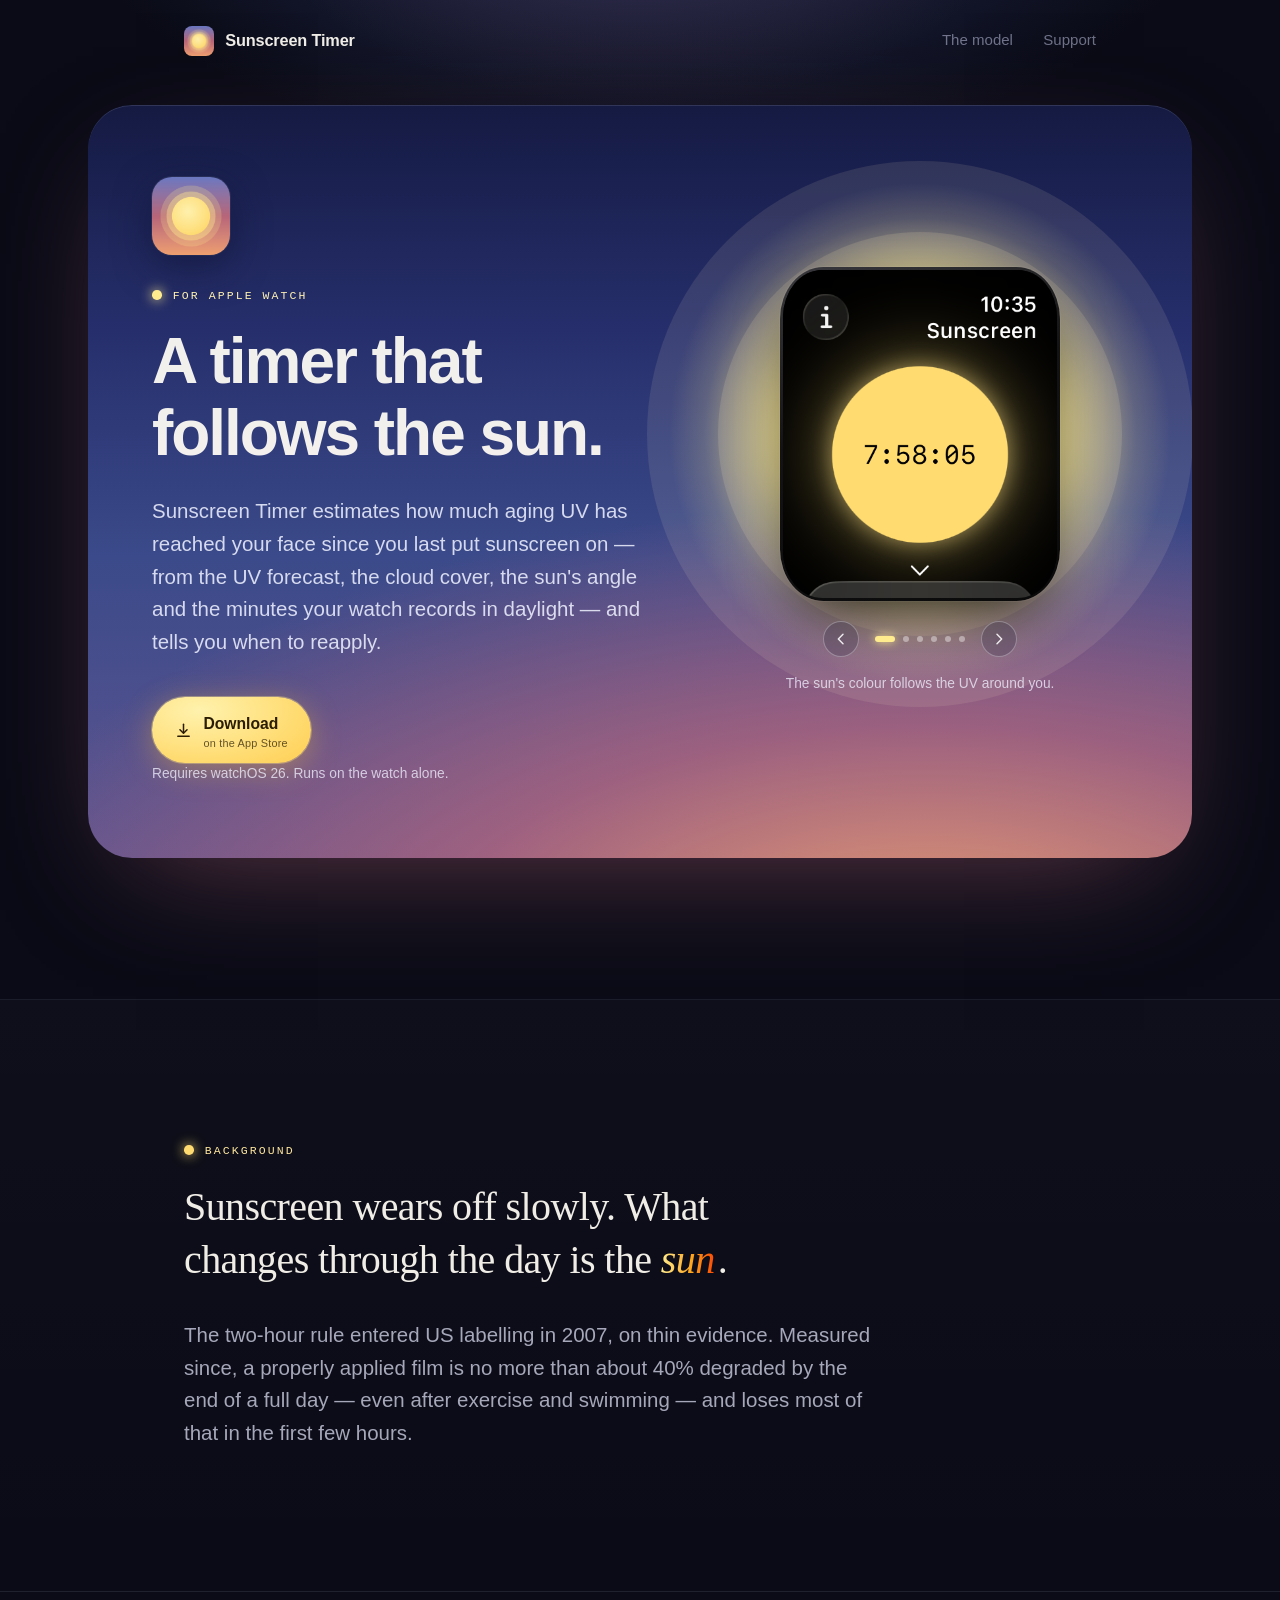
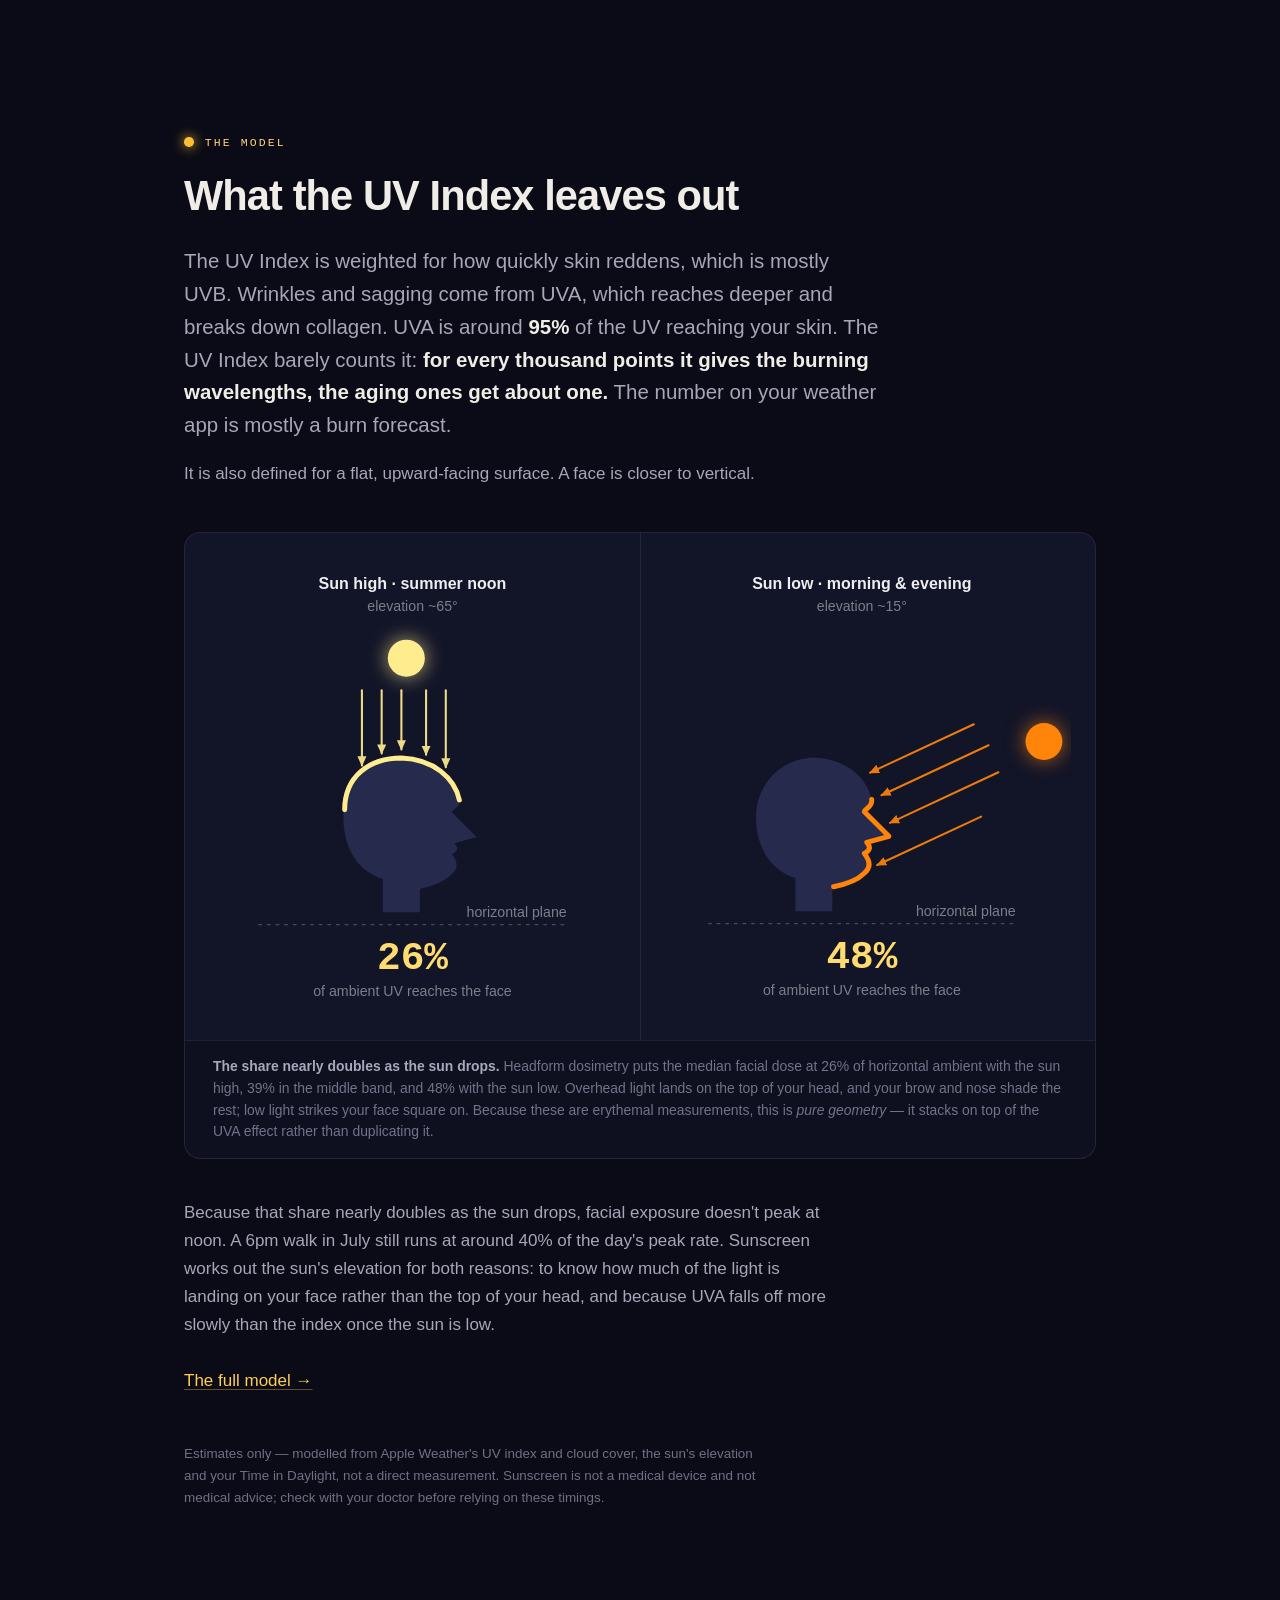
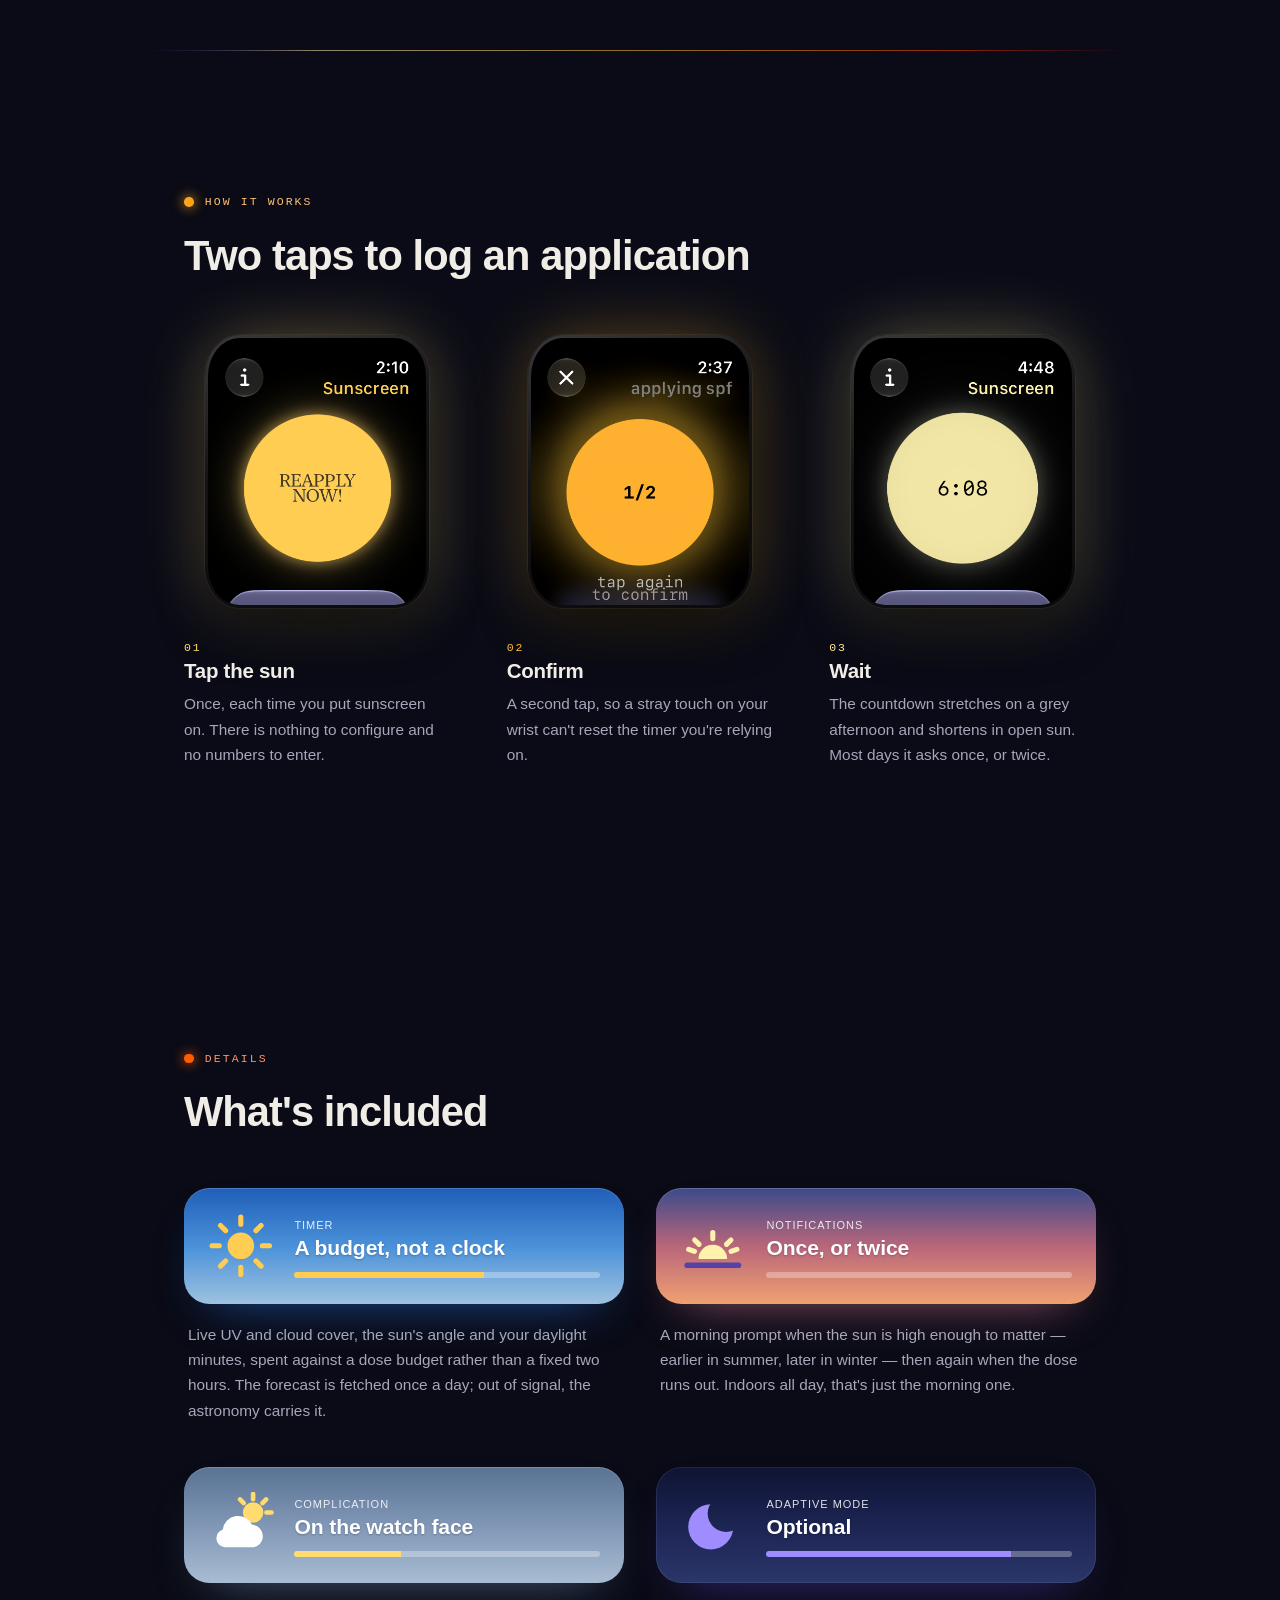
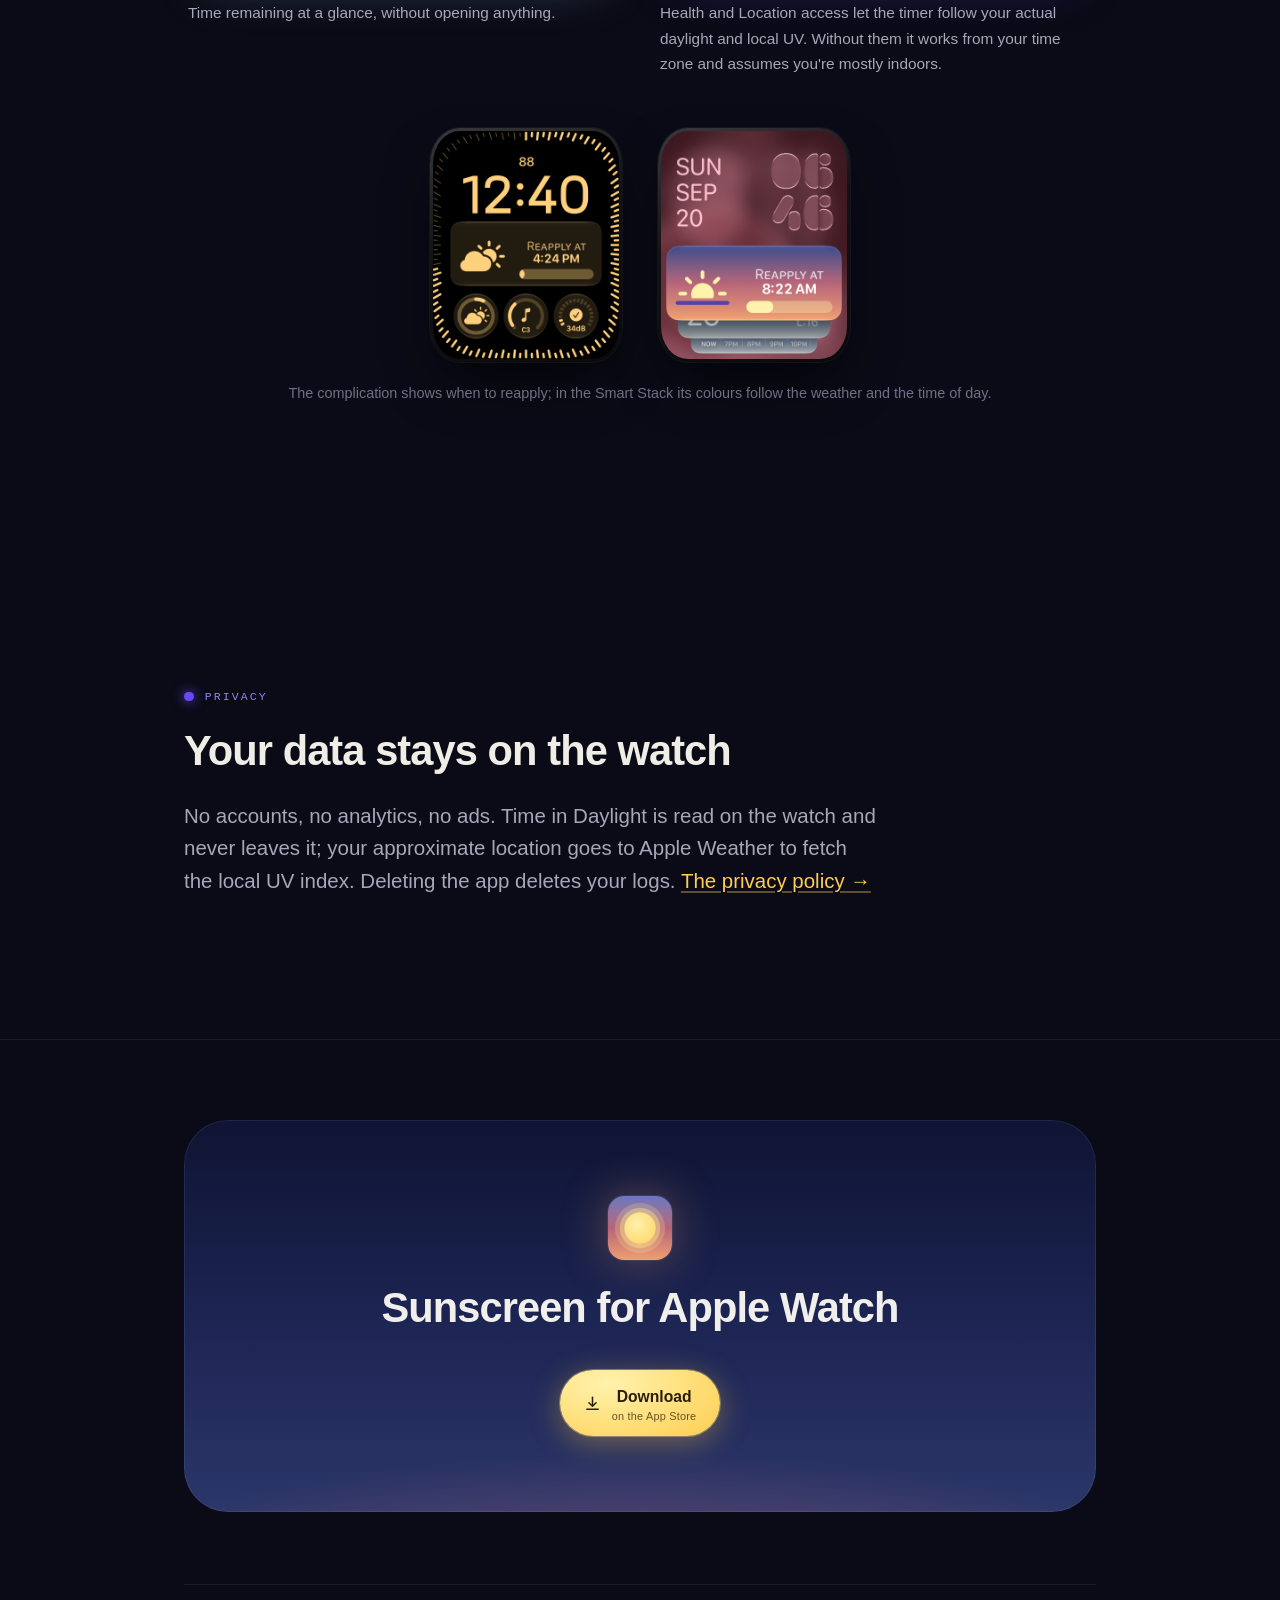
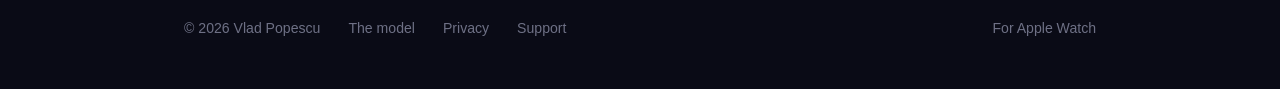
<file: index.html>
<!doctype html>
<html lang="en" class="no-js">
<head>
<meta charset="utf-8">
<meta name="viewport" content="width=device-width, initial-scale=1">
<title>Sunscreen Timer for Apple Watch — know when to reapply</title>
<meta name="description" content="Sunscreen Timer estimates how much aging UV has reached your face since you last put sunscreen on — from the UV forecast, cloud cover, the sun's angle and your time in daylight — and tells you when to reapply.">
<meta name="theme-color" content="#0A0B16">
<link rel="icon" href="assets/icon.png">
<link rel="apple-touch-icon" href="assets/icon.png">
<link rel="stylesheet" href="styles.css">

<meta property="og:type" content="website">
<meta property="og:title" content="Sunscreen Timer for Apple Watch — know when to reapply">
<meta property="og:description" content="It estimates the UV dose your face has taken since your last application, and tells you when to reapply.">
<meta property="og:image" content="assets/icon.png">
<meta name="twitter:card" content="summary_large_image">

<script>document.documentElement.classList.remove('no-js');</script>
</head>
<body>

<a class="skip-link" href="#main">Skip to content</a>

<header class="wrap">
  <nav class="nav">
    <img class="nav__mark" src="assets/icon.png" alt="">
    <a class="nav__name" href="index.html">Sunscreen Timer</a>
    <div class="nav__links">
      <a href="the-math.html">The model</a>
      <a href="support.html">Support</a>
    </div>
  </nav>
</header>

<main id="main">

<!-- ==================================================== hero ============ -->
<section class="hero">
  <div class="wrap wrap--wide">
    <div class="sky">
    <div class="hero__grid">
      <div>
        <img class="hero__icon" src="assets/icon.png" alt="Sunscreen Timer app icon">
        <p class="eyebrow" style="--dot: var(--uv-2)">For Apple Watch</p>
        <h1 class="display">A timer that follows the sun.</h1>
        <p class="lede">
          Sunscreen Timer estimates how much aging UV has reached your face since you last put sunscreen
          on — from the UV forecast, the cloud cover, the sun's angle and the minutes your watch
          records in daylight — and tells you when to reapply.
        </p>
        <div class="cta-row">
          <a class="btn btn--primary" href="https://apps.apple.com/app/id6814639679">
            <svg width="17" height="17" viewBox="0 0 24 24" fill="none" stroke="currentColor" stroke-width="2.1" stroke-linecap="round" stroke-linejoin="round" aria-hidden="true">
              <path d="M12 3v12"></path><path d="M7 11l5 5 5-5"></path><path d="M4 20h16"></path>
            </svg>
            <span>Download<span class="btn__sub">on the App&nbsp;Store</span></span>
          </a>
        </div>
        <p class="cta-note">Requires watchOS 26. Runs on the watch alone.</p>
      </div>

      <div class="hero-carousel" data-carousel aria-roledescription="carousel" aria-label="Screenshots of the app">
        <!-- the halo takes each slide's data-sun: the app's UVILevel colours -->
        <div class="sun-halo" aria-hidden="true"></div>
        <div class="watch watch--hero">
          <div class="carousel__frame" tabindex="0" aria-live="off">
            <div class="carousel__track">
              <img src="assets/screenshots/hero-1-yellow.png" data-sun="#FFEC8F" alt="A pale yellow sun with seven hours fifty-eight minutes left on the countdown — low UV." draggable="false">
              <img src="assets/screenshots/hero-2-amber.png" data-sun="#FFBF33" alt="An amber sun with nineteen hours left — moderate UV." draggable="false">
              <img src="assets/screenshots/hero-3-orange.png" data-sun="#FFA319" alt="An orange sun with eighteen and a half hours left — high UV." draggable="false">
              <img src="assets/screenshots/hero-4-red-orange.png" data-sun="#FF5D00" alt="A red-orange sun with eighteen and a half hours left — very high UV." draggable="false">
              <img src="assets/screenshots/hero-5-red.png" data-sun="#FF0054" alt="A deep red sun with just under seven hours left — extreme UV." draggable="false">
              <img src="assets/screenshots/hero-6-night.png" data-sun="#6B49F2" alt="A purple sun with nine hours left — night." draggable="false">
            </div>
          </div>
        </div>
        <!-- hidden without JavaScript: the frame then simply shows the first shot -->
        <div class="carousel__controls">
          <button type="button" class="carousel__arrow" data-prev aria-label="Previous screenshot">
            <svg width="16" height="16" viewBox="0 0 24 24" fill="none" stroke="currentColor" stroke-width="2.2" stroke-linecap="round" stroke-linejoin="round" aria-hidden="true"><path d="M15 5l-7 7 7 7"></path></svg>
          </button>
          <div class="carousel__dots" role="tablist" aria-label="Choose a screenshot"></div>
          <button type="button" class="carousel__arrow" data-next aria-label="Next screenshot">
            <svg width="16" height="16" viewBox="0 0 24 24" fill="none" stroke="currentColor" stroke-width="2.2" stroke-linecap="round" stroke-linejoin="round" aria-hidden="true"><path d="M9 5l7 7-7 7"></path></svg>
          </button>
        </div>
        <p class="cta-note carousel__note">The sun's colour follows the UV around you.</p>
      </div>
    </div>
    </div>
  </div>
</section>

<!-- ==================================================== background ====== -->
<section class="premise">
  <div class="wrap reveal">
    <p class="eyebrow" style="--dot: var(--uv-3)">Background</p>
    <p class="premise__quote">
      Sunscreen wears off slowly. What changes through the day is the <em>sun</em>.
    </p>
    <p class="lede" style="margin-top:2rem">
      The two-hour rule entered US labelling in 2007, on thin evidence. Measured since, a
      properly applied film is no more than about 40% degraded by the end of a full day — even
      after exercise and swimming — and loses most of that in the first few hours.
    </p>
  </div>
</section>

<!-- ==================================================== the model ======= -->
<section id="model">
  <div class="wrap">
    <div class="reveal">
      <p class="eyebrow" style="--dot: var(--uv-5)">The model</p>
      <h2>What the UV Index leaves out</h2>
      <p class="lede">
        The UV Index is weighted for how quickly skin reddens, which is mostly UVB. Wrinkles
        and sagging come from UVA, which reaches deeper and breaks down collagen. UVA is
        around <strong>95%</strong> of the UV reaching your skin. The UV Index barely counts it:
        <strong>for every thousand points it gives the burning wavelengths, the aging ones get
        about one.</strong> The number on your weather app is mostly a burn forecast.
      </p>
      <p>
        It is also defined for a flat, upward-facing surface. A face is closer to vertical.
      </p>
    </div>

    <div class="reveal">
      <figure class="figure">
                <div class="figure__panels">
          <div>
            <svg viewBox="20 0 330 372" role="img" aria-label="With the sun high overhead, rays land on the top of the head and the face receives 26 percent of horizontal ambient UV.">
              <defs>
                <marker id="arwA1" viewBox="0 0 10 10" refX="8" refY="5" markerWidth="5.4" markerHeight="5.4" orient="auto-start-reverse">
                  <path d="M 0 1 L 9 5 L 0 9 z" fill="#FFEC8F"></path>
                </marker>
              </defs>
              <text class="svg-title" x="185" y="26" text-anchor="middle">Sun high · summer noon</text>
              <text class="svg-note"  x="185" y="44" text-anchor="middle">elevation ~65°</text>

              <circle cx="180" cy="82" r="15" fill="#FFEC8F" style="filter:drop-shadow(0 0 8px rgba(255,236,143,0.7))"></circle>
              <g stroke="#FFEC8F" stroke-width="1.7" stroke-linecap="round" opacity="0.92" marker-end="url(#arwA1)">
                <line x1="144" y1="108" x2="144" y2="169"></line>
                <line x1="160" y1="108" x2="160" y2="159.3"></line>
                <line x1="176" y1="108" x2="176" y2="156"></line>
                <line x1="196" y1="108" x2="196" y2="160.3"></line>
                <line x1="212" y1="108" x2="212" y2="170.5"></line>
              </g>

              <path fill="#262B4D" d="M 176 163 C 202 164 219 179 223 197 C 224 203 218 204 217 207 L 237 227 L 219 232 C 223 236 221 239 217 241 C 221 246 223 252 217 257 C 211 263 201 267 191 269 L 191 288 L 161 288 L 161 261 C 141 255 130 237 129 214 C 128 186 148 164 176 163 Z"></path>
              <path fill="none" stroke="#FFEC8F" stroke-width="4" stroke-linecap="round" d="M 130 205 C 130 178 150 163 176 163 C 202 164 219 179 223 197"></path>

              <line x1="60" y1="298" x2="310" y2="298" stroke="rgba(255,255,255,0.22)" stroke-width="1" stroke-dasharray="3 4"></line>
              <text class="svg-note" x="310" y="292" text-anchor="end">horizontal plane</text>
              <text class="svg-value" x="185" y="334" text-anchor="middle" style="font-size:32px">26%</text>
              <text class="svg-note"  x="185" y="356" text-anchor="middle">of ambient UV reaches the face</text>
            </svg>
          </div>

          <div>
            <svg viewBox="380 0 330 372" role="img" aria-label="With the sun low, rays strike the face nearly perpendicular and it receives 48 percent of horizontal ambient UV.">
              <defs>
                <marker id="arwA2" viewBox="0 0 10 10" refX="8" refY="5" markerWidth="5.4" markerHeight="5.4" orient="auto-start-reverse">
                  <path d="M 0 1 L 9 5 L 0 9 z" fill="#FF840A"></path>
                </marker>
              </defs>
              <text class="svg-title" x="540" y="26" text-anchor="middle">Sun low · morning &amp; evening</text>
              <text class="svg-note"  x="540" y="44" text-anchor="middle">elevation ~15°</text>

              <circle cx="688" cy="150" r="15" fill="#FF840A" style="filter:drop-shadow(0 0 8px rgba(255,132,10,0.7))"></circle>
              <g stroke="#FF840A" stroke-width="1.7" stroke-linecap="round" opacity="0.92" marker-end="url(#arwA2)">
                <line x1="631" y1="136" x2="546.7" y2="175.3"></line>
                <line x1="643" y1="153" x2="556" y2="193.6"></line>
                <line x1="651" y1="175" x2="562.9" y2="216.1"></line>
                <line x1="637" y1="211" x2="552.5" y2="250.4"></line>
              </g>

              <g transform="translate(325,0)">
                <path fill="#262B4D" d="M 176 163 C 202 164 219 179 223 197 C 224 203 218 204 217 207 L 237 227 L 219 232 C 223 236 221 239 217 241 C 221 246 223 252 217 257 C 211 263 201 267 191 269 L 191 288 L 161 288 L 161 261 C 141 255 130 237 129 214 C 128 186 148 164 176 163 Z"></path>
                <path fill="none" stroke="#FF840A" stroke-width="4" stroke-linecap="round" stroke-linejoin="round" d="M 223 197 C 224 203 218 204 217 207 L 237 227 L 219 232 C 223 236 221 239 217 241 C 221 246 223 252 217 257 C 212 262 202 266 192 268"></path>
              </g>

              <line x1="415" y1="298" x2="665" y2="298" stroke="rgba(255,255,255,0.22)" stroke-width="1" stroke-dasharray="3 4"></line>
              <text class="svg-note" x="665" y="292" text-anchor="end">horizontal plane</text>
              <text class="svg-value" x="540" y="334" text-anchor="middle" style="font-size:32px">48%</text>
              <text class="svg-note"  x="540" y="356" text-anchor="middle">of ambient UV reaches the face</text>
            </svg>
          </div>
        </div>
        <figcaption>
          <strong>The share nearly doubles as the sun drops.</strong> Headform dosimetry puts the
          median facial dose at 26% of horizontal ambient with the sun high, 39% in the middle
          band, and 48% with the sun low. Overhead light lands on the top of your head, and your
          brow and nose shade the rest; low light strikes your face square on. Because these are
          erythemal measurements, this is <em>pure geometry</em> — it stacks on top of the UVA
          effect rather than duplicating it.
        </figcaption>
      </figure>

      <p style="margin-top:2.5rem">
        Because that share nearly doubles as the sun drops, facial exposure doesn't peak at
        noon. A 6pm walk in July still runs at around 40% of the day's peak rate. Sunscreen
        works out the sun's elevation for both reasons: to know how much of the light is landing on your face rather than the top of your head,
        and because UVA falls off more slowly than the index once the sun is low.
      </p>

      <p style="margin-top:1.75rem">
        <a href="the-math.html">The full model →</a>
      </p>

      <p class="disclaimer">
        Estimates only — modelled from Apple Weather's UV index and cloud cover, the sun's
        elevation and your Time in Daylight, not a direct measurement. Sunscreen is not a medical device and not medical advice;
        check with your doctor before relying on these timings.
      </p>
    </div>
  </div>
</section>

<hr class="rule">

<!-- ==================================================== how it works ==== -->
<section id="how">
  <div class="wrap">
    <div class="reveal">
      <p class="eyebrow" style="--dot: var(--uv-6)">How it works</p>
      <h2>Two taps to log an application</h2>
    </div>

    <div class="steps reveal">
      <div class="step" style="--halo: var(--uv-3)">
        <div class="watch"><img src="assets/screenshots/step-1.png" alt="The Sunscreen home screen: a yellow sun reading REAPPLY NOW."></div>
        <div>
          <span class="step__n">01</span>
          <h3>Tap the sun</h3>
          <p>Once, each time you put sunscreen on. There is nothing to configure and no numbers to enter.</p>
        </div>
      </div>

      <div class="step" style="--halo: var(--uv-5)">
        <div class="watch"><img src="assets/screenshots/step-2.png" alt="The confirmation screen: an amber sun labelled one of two, with the instruction to tap again to confirm."></div>
        <div>
          <span class="step__n">02</span>
          <h3>Confirm</h3>
          <p>A second tap, so a stray touch on your wrist can't reset the timer you're relying on.</p>
        </div>
      </div>

      <div class="step" style="--halo: var(--uv-2)">
        <div class="watch"><img src="assets/screenshots/step-3.png" alt="The home screen mid-countdown: a pale yellow sun showing six minutes eight seconds left."></div>
        <div>
          <span class="step__n">03</span>
          <h3>Wait</h3>
          <p>The countdown stretches on a grey afternoon and shortens in open sun. Most days it asks once, or twice.</p>
        </div>
      </div>
    </div>

  </div>
</section>

<!-- ==================================================== details ========= -->
<section id="features">
  <div class="wrap">
    <div class="reveal">
      <p class="eyebrow" style="--dot: var(--uv-8)">Details</p>
      <h2>What's included</h2>
    </div>

    <!-- each feature wears one of the complication's skies (SunGlyph.sky) -->
    <div class="features reveal">
      <div class="feature">
        <div class="complication sky--high" style="--tint: #FFCD52; --fill: 0.62">
          <svg class="complication__glyph" viewBox="0 0 64 64" aria-hidden="true">
            <path d="M32 4v7M32 53v7M4 32h7M53 32h7M12.2 12.2l5 5M46.8 46.8l5 5M12.2 51.8l5-5M46.8 17.2l5-5" fill="none" stroke="#FFCD52" stroke-width="5" stroke-linecap="round"></path>
            <circle cx="32" cy="32" r="13" fill="#FFCD52"></circle>
          </svg>
          <div>
            <span class="card__k">Timer</span>
            <h3>A budget, not a clock</h3>
            <span class="complication__bar" aria-hidden="true"></span>
          </div>
        </div>
        <p>Live UV and cloud cover, the sun's angle and your daylight minutes, spent against a dose budget rather than a fixed two hours. The forecast is fetched once a day; out of signal, the astronomy carries it.</p>
      </div>
      <div class="feature">
        <div class="complication sky--twilight" style="--tint: #FFF2AD; --fill: 0">
          <svg class="complication__glyph" viewBox="0 0 64 64" aria-hidden="true">
            <path d="M32 19v6M18.6 30.6l-4.3-4.3M45.4 30.6l4.3-4.3M14.1 37.5l-5.6-2.1M49.9 37.5l5.6-2.1" fill="none" stroke="#FFF2AD" stroke-width="5" stroke-linecap="round"></path>
            <path d="M18 45a14 14 0 0 1 28 0z" fill="#FFF2AD"></path>
            <path d="M7 51h50" stroke="#5642A6" stroke-width="5.5" stroke-linecap="round"></path>
          </svg>
          <div>
            <span class="card__k">Notifications</span>
            <h3>Once, or twice</h3>
            <span class="complication__bar" aria-hidden="true"></span>
          </div>
        </div>
        <p>A morning prompt when the sun is high enough to matter — earlier in summer, later in winter — then again when the dose runs out. Indoors all day, that's just the morning one.</p>
      </div>
      <div class="feature">
        <div class="complication sky--cloudy" style="--tint: #FFDB70; --fill: 0.35">
          <svg class="complication__glyph" viewBox="0 0 64 64" aria-hidden="true">
            <path d="M44 7V2M53.2 10.8l3.5-3.5M57 20h5M34.8 10.8l-3.5-3.5" fill="none" stroke="#FFDB70" stroke-width="4.5" stroke-linecap="round"></path>
            <circle cx="44" cy="20" r="10" fill="#FFDB70"></circle>
            <path d="M16 54h26a11 11 0 0 0 1-22 15 15 0 0 0-28.5 4.5A9 9 0 0 0 16 54z" fill="#fff"></path>
          </svg>
          <div>
            <span class="card__k">Complication</span>
            <h3>On the watch face</h3>
            <span class="complication__bar" aria-hidden="true"></span>
          </div>
        </div>
        <p>Time remaining at a glance, without opening anything.</p>
      </div>
      <div class="feature">
        <div class="complication sky--night" style="--tint: #9F8CFF; --fill: 0.8">
          <svg class="complication__glyph" viewBox="0 0 64 64" aria-hidden="true">
            <defs>
              <mask id="moon-cut">
                <rect width="64" height="64" fill="#fff"></rect>
                <circle cx="45" cy="21" r="18" fill="#000"></circle>
              </mask>
            </defs>
            <circle cx="30" cy="34" r="22" fill="#9F8CFF" mask="url(#moon-cut)"></circle>
          </svg>
          <div>
            <span class="card__k">Adaptive mode</span>
            <h3>Optional</h3>
            <span class="complication__bar" aria-hidden="true"></span>
          </div>
        </div>
        <p>Health and Location access let the timer follow your actual daylight and local UV. Without them it works from your time zone and assumes you're mostly indoors.</p>
      </div>
    </div>

    <div class="complications reveal">
      <div class="watch"><img src="assets/screenshots/complication-face.png" alt="An Apple Watch face with the Sunscreen complication: a sun-and-cloud icon, 'Reapply at 4:24 PM', and a progress bar." loading="lazy"></div>
      <div class="watch"><img src="assets/screenshots/complication-stack.png" alt="The Sunscreen widget in the Smart Stack at dusk, a sunrise icon on a violet-to-peach gradient, reading 'Reapply at 8:22 AM'." loading="lazy"></div>
    </div>
    <p class="small muted complications__note">The complication shows when to reapply; in the Smart Stack its colours follow the weather and the time of day.</p>
  </div>
</section>

<!-- ==================================================== privacy ========= -->
<section id="privacy">
  <div class="wrap reveal">
    <p class="eyebrow" style="--dot: var(--uv-0-haze)">Privacy</p>
    <h2>Your data stays on the watch</h2>
    <p class="lede">
      No accounts, no analytics, no ads. Time in Daylight is read on the watch and never
      leaves it; your approximate location goes to Apple Weather to fetch the local UV index.
      Deleting the app deletes your logs. <a href="privacy.html">The privacy policy →</a>
    </p>
  </div>
</section>

</main>

<!-- ==================================================== footer ========== -->
<footer class="footer">
  <div class="wrap">
    <div class="footer__cta reveal">
      <img class="footer__icon" src="assets/icon.png" alt="">
      <h2>Sunscreen for Apple Watch</h2>
      <div class="cta-row">
        <a class="btn btn--primary" href="https://apps.apple.com/app/id6814639679">
          <svg width="17" height="17" viewBox="0 0 24 24" fill="none" stroke="currentColor" stroke-width="2.1" stroke-linecap="round" stroke-linejoin="round" aria-hidden="true">
            <path d="M12 3v12"></path><path d="M7 11l5 5 5-5"></path><path d="M4 20h16"></path>
          </svg>
          <span>Download<span class="btn__sub">on the App&nbsp;Store</span></span>
        </a>
      </div>
    </div>

    <div class="footer__bar">
      <span>&copy; <span data-year>2026</span> Vlad Popescu</span>
      <a href="the-math.html">The model</a>
      <a href="privacy.html">Privacy</a>
      <a href="support.html">Support</a>
      <span class="spacer">For Apple Watch</span>
    </div>
  </div>
</footer>

<script src="main.js"></script>
</body>
</html>
</file>
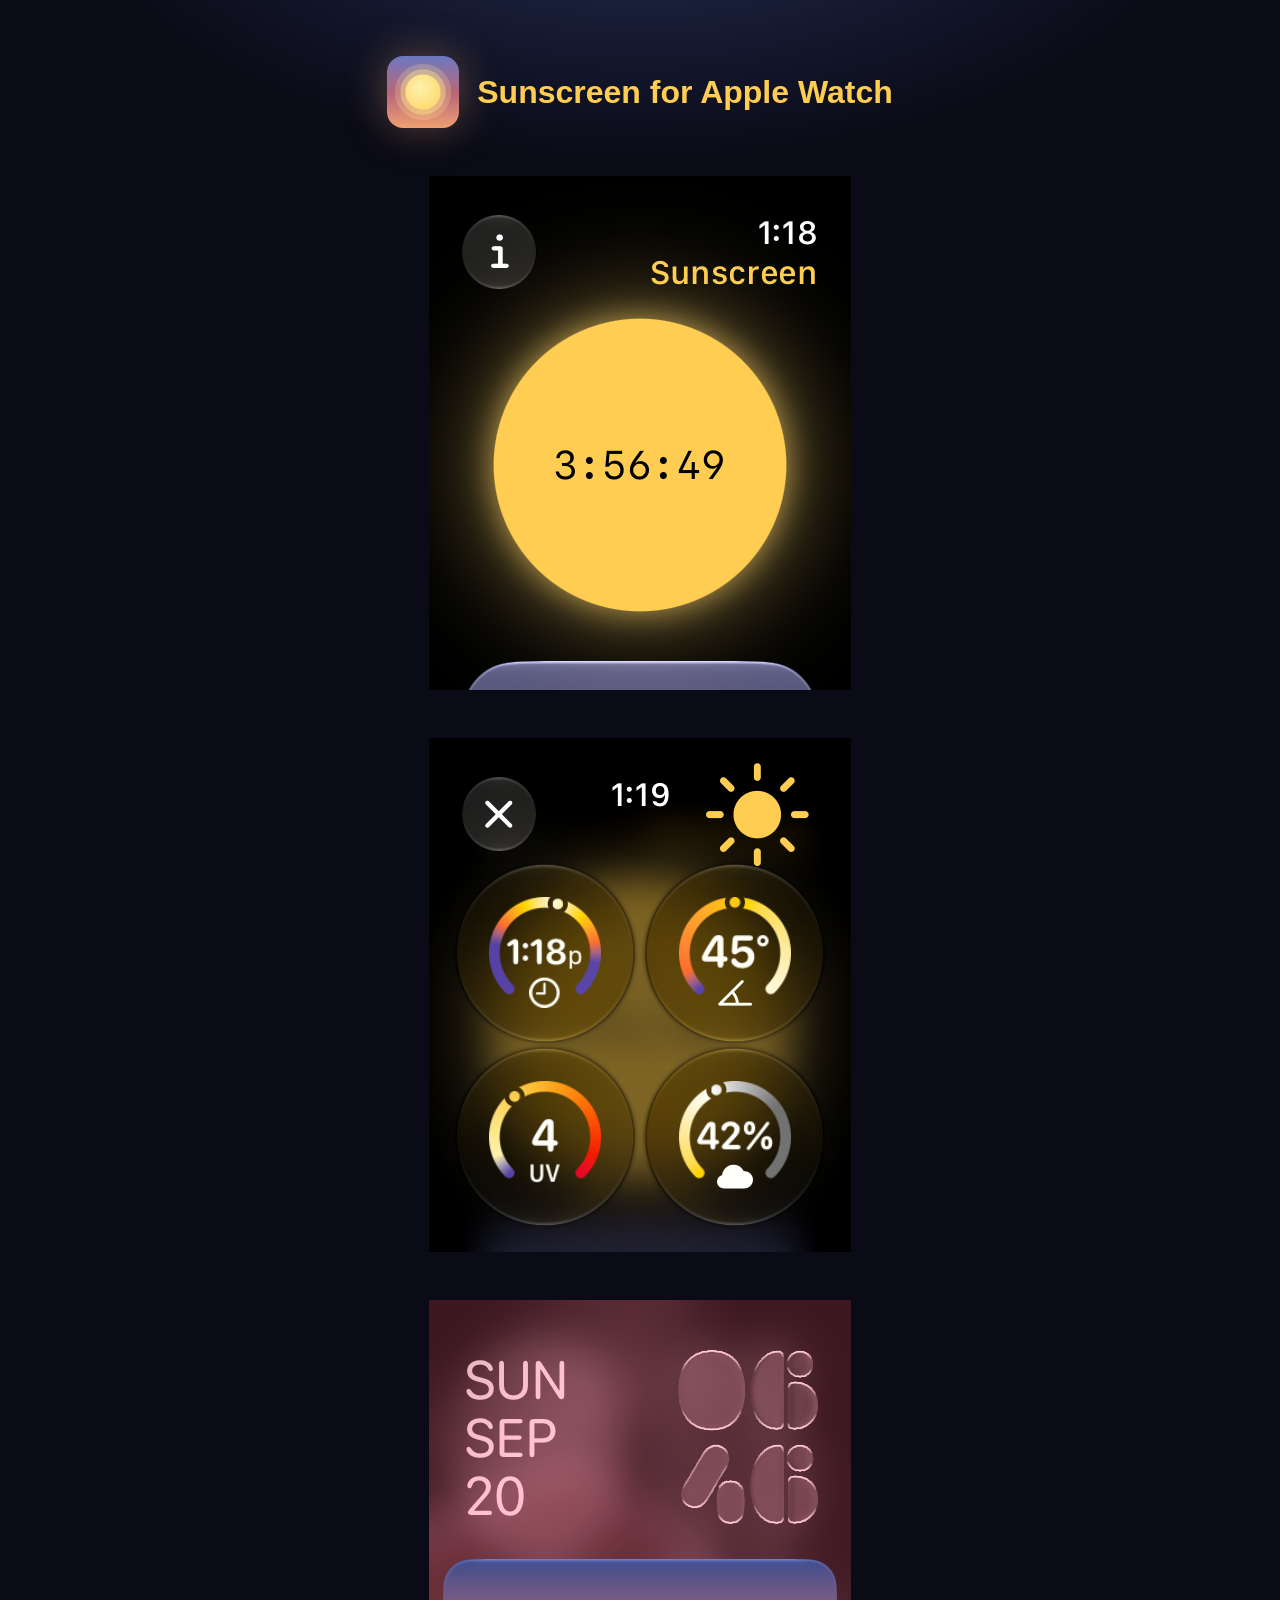
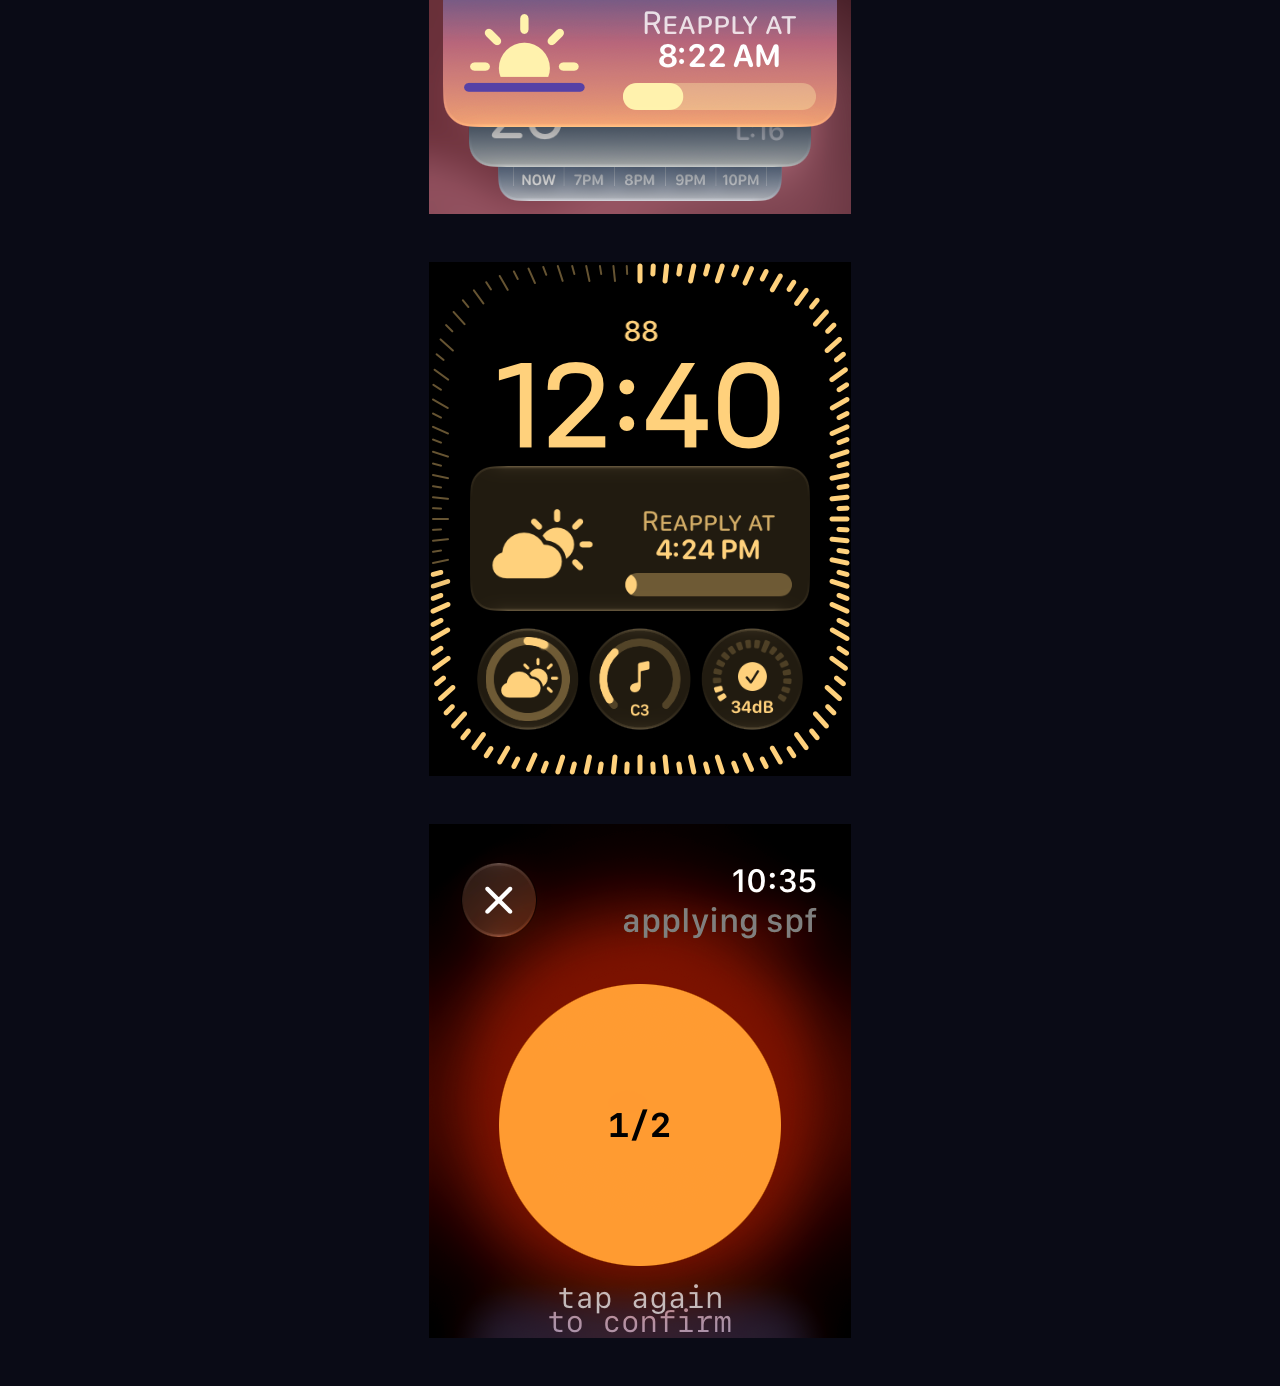
<file: screenshots/index.html>
<!doctype html>
<html lang="en">
<head>
<meta charset="utf-8">
<meta name="viewport" content="width=device-width, initial-scale=1">
<meta name="robots" content="noindex, nofollow">
<title>Screenshots — Sunscreen for Apple Watch</title>
<meta name="theme-color" content="#0A0B16">
<link rel="icon" href="../assets/icon.png">
<style>
  html, body { margin: 0; background: #0A0B16; }
  body { background: radial-gradient(52rem 26rem at 50% -8rem, rgba(59, 74, 138, 0.55), transparent 70%) no-repeat, #0A0B16; }
  main { padding: 48px 16px; }
  main img { display: block; width: 422px; max-width: 100%; height: auto; margin: 0 auto 48px; }
  main img:last-child { margin-bottom: 0; }
  header {
    display: flex;
    align-items: center;
    justify-content: center;
    gap: 18px;
    padding: 56px 16px 0;
    font: 600 32px/1.2 -apple-system, BlinkMacSystemFont, "SF Pro Text", "Segoe UI", Roboto, Helvetica, Arial, sans-serif;
    color: #FFCD52;
    text-align: center;
  }
  header img { display: block; flex: none; width: 72px; height: 72px; border-radius: 16px; box-shadow: 0 0 40px rgba(240, 161, 112, 0.35); }
  @media (max-width: 520px) {
    header { flex-direction: column; gap: 14px; padding-top: 40px; font-size: 24px; }
    header img { width: 64px; height: 64px; border-radius: 14px; }
  }
  @media (max-width: 360px) {
    header { font-size: 20px; }
  }
</style>
</head>
<body>
<header>
  <img src="icon.png" alt="">
  <span>Sunscreen for Apple Watch</span>
</header>
<main>
  <img src="1.png" width="422" height="514" alt="Sunscreen screenshot 1">
  <img src="2.png" width="422" height="514" alt="Sunscreen screenshot 2">
  <img src="3.png" width="422" height="514" alt="Sunscreen screenshot 3">
  <img src="4.png" width="422" height="514" alt="Sunscreen screenshot 4">
  <img src="5.png" width="422" height="514" alt="Sunscreen screenshot 5">
</main>
</body>
</html>
</file>
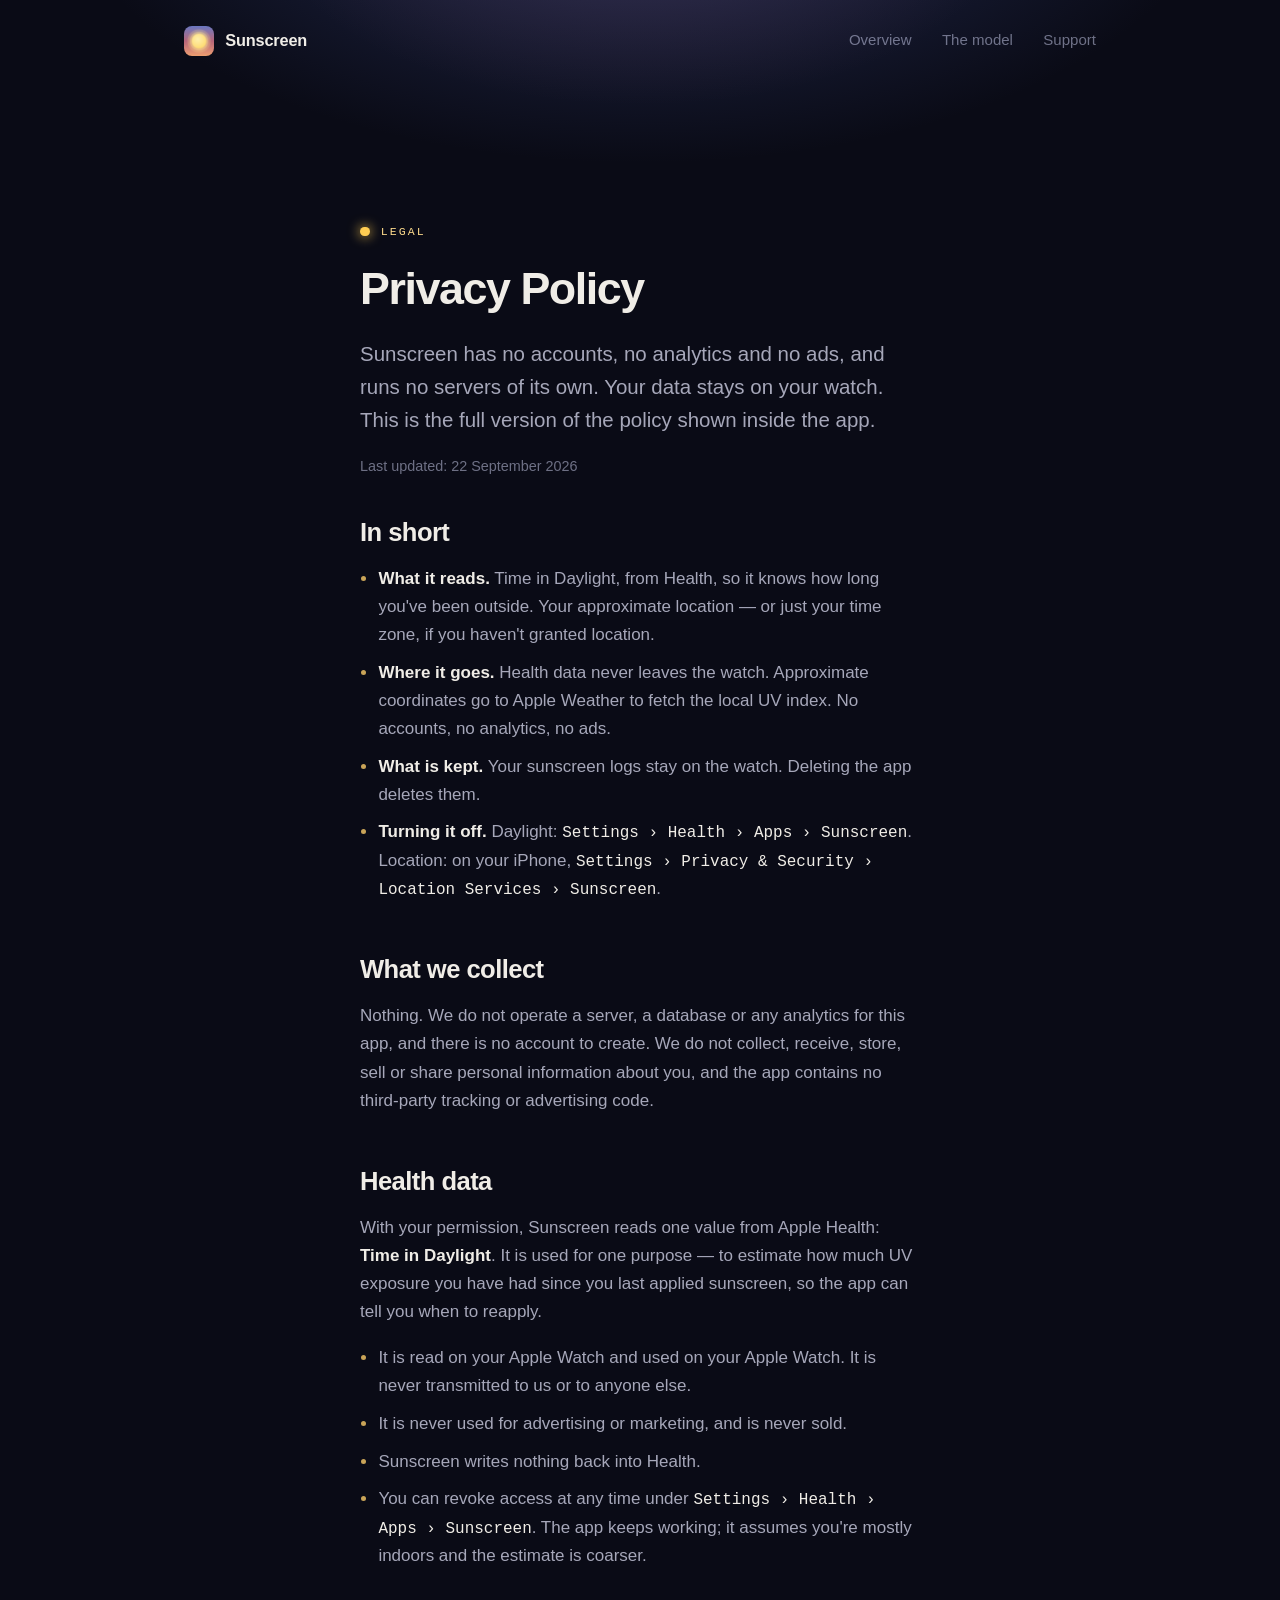
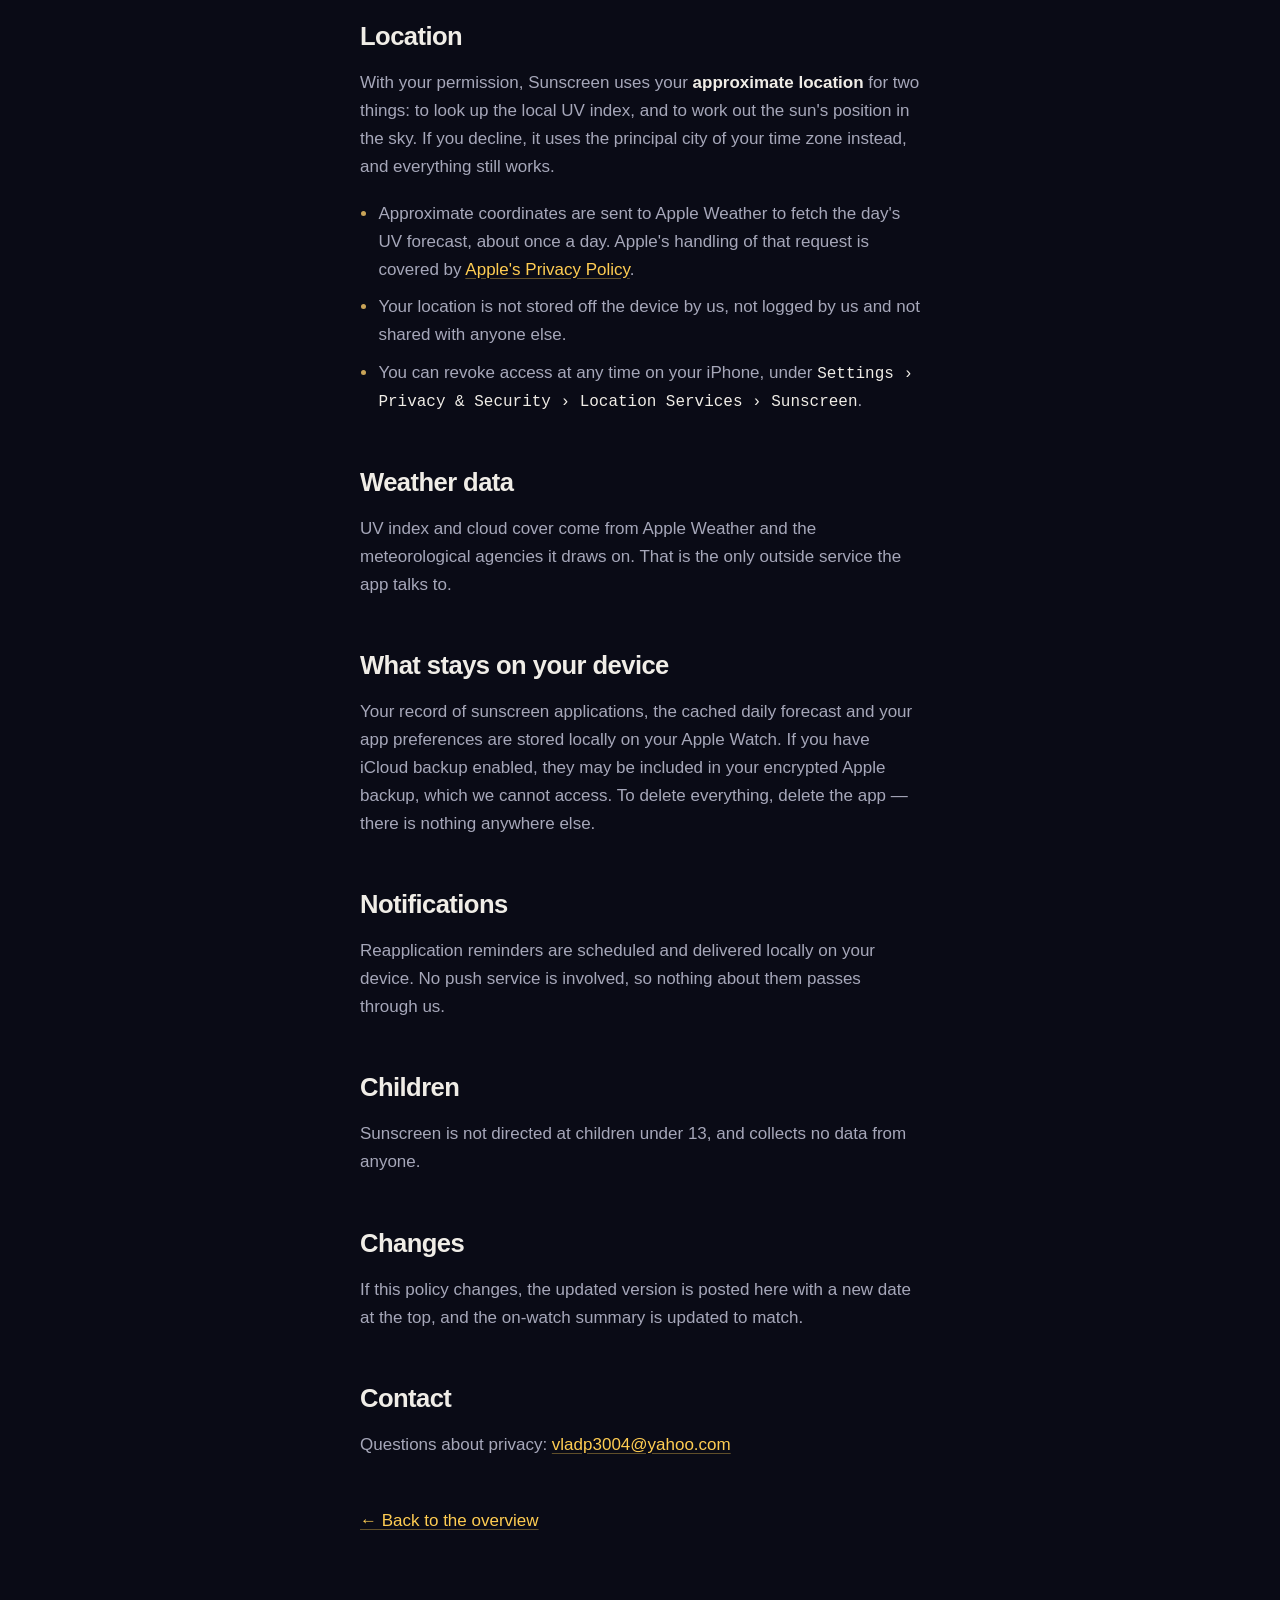
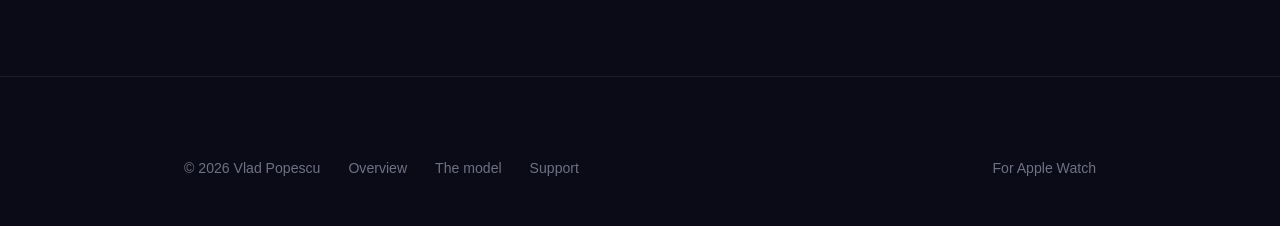
<file: privacy.html>
<!doctype html>
<html lang="en" class="no-js">
<head>
<meta charset="utf-8">
<meta name="viewport" content="width=device-width, initial-scale=1">
<title>Privacy Policy — Sunscreen for Apple Watch</title>
<meta name="description" content="Sunscreen collects no personal data, has no account and no analytics. Health data is read on your watch and stays there.">
<meta name="theme-color" content="#0A0B16">
<link rel="icon" href="assets/icon.png">
<link rel="stylesheet" href="styles.css">
<script>document.documentElement.classList.remove('no-js');</script>
</head>
<body>

<a class="skip-link" href="#main">Skip to content</a>

<header class="wrap">
  <nav class="nav">
    <img class="nav__mark" src="assets/icon.png" alt="">
    <a class="nav__name" href="index.html">Sunscreen</a>
    <div class="nav__links">
      <a href="index.html">Overview</a>
      <a href="the-math.html">The model</a>
      <a href="support.html">Support</a>
    </div>
  </nav>
</header>

<main id="main">
<section>
  <div class="wrap wrap--narrow prose">
    <p class="eyebrow">Legal</p>
    <h1 class="display" style="font-size:clamp(2rem,4.6vw,2.8rem)">Privacy Policy</h1>
    <p class="lede">
      Sunscreen has no accounts, no analytics and no ads, and runs no servers of its own. Your
      data stays on your watch. This is the full version of the policy shown inside the app.
    </p>
    <p class="small muted">Last updated: 22 September 2026</p>

    <h2>In short</h2>
    <ul>
      <li><strong>What it reads.</strong> Time in Daylight, from Health, so it knows how long
        you've been outside. Your approximate location — or just your time zone, if you haven't
        granted location.</li>
      <li><strong>Where it goes.</strong> Health data never leaves the watch. Approximate
        coordinates go to Apple Weather to fetch the local UV index. No accounts, no analytics,
        no ads.</li>
      <li><strong>What is kept.</strong> Your sunscreen logs stay on the watch. Deleting the app
        deletes them.</li>
      <li><strong>Turning it off.</strong> Daylight: <span class="mono">Settings › Health › Apps
        › Sunscreen</span>. Location: on your iPhone, <span class="mono">Settings › Privacy &amp;
        Security › Location Services › Sunscreen</span>.</li>
    </ul>

    <h2>What we collect</h2>
    <p>
      Nothing. We do not operate a server, a database or any analytics for this app, and there
      is no account to create. We do not collect, receive, store, sell or share personal
      information about you, and the app contains no third-party tracking or advertising code.
    </p>

    <h2>Health data</h2>
    <p>
      With your permission, Sunscreen reads one value from Apple Health: <strong>Time in
      Daylight</strong>. It is used for one purpose — to estimate how much UV exposure you have
      had since you last applied sunscreen, so the app can tell you when to reapply.
    </p>
    <ul>
      <li>It is read on your Apple Watch and used on your Apple Watch. It is never transmitted
        to us or to anyone else.</li>
      <li>It is never used for advertising or marketing, and is never sold.</li>
      <li>Sunscreen writes nothing back into Health.</li>
      <li>You can revoke access at any time under <span class="mono">Settings › Health › Apps ›
        Sunscreen</span>. The app keeps working; it assumes you're mostly indoors and the
        estimate is coarser.</li>
    </ul>

    <h2>Location</h2>
    <p>
      With your permission, Sunscreen uses your <strong>approximate location</strong> for two
      things: to look up the local UV index, and to work out the sun's position in the sky. If
      you decline, it uses the principal city of your time zone instead, and everything still
      works.
    </p>
    <ul>
      <li>Approximate coordinates are sent to Apple Weather to fetch the day's UV forecast, about
        once a day. Apple's handling of that request is covered by
        <a href="https://www.apple.com/legal/privacy/" rel="noopener">Apple's Privacy Policy</a>.</li>
      <li>Your location is not stored off the device by us, not logged by us and not shared with
        anyone else.</li>
      <li>You can revoke access at any time on your iPhone, under <span class="mono">Settings ›
        Privacy &amp; Security › Location Services › Sunscreen</span>.</li>
    </ul>

    <h2>Weather data</h2>
    <p>
      UV index and cloud cover come from Apple Weather and the meteorological agencies it draws
      on. That is the only outside service the app talks to.
    </p>

    <h2>What stays on your device</h2>
    <p>
      Your record of sunscreen applications, the cached daily forecast and your app preferences
      are stored locally on your Apple Watch. If you have iCloud backup enabled, they may be
      included in your encrypted Apple backup, which we cannot access. To delete everything,
      delete the app — there is nothing anywhere else.
    </p>

    <h2>Notifications</h2>
    <p>
      Reapplication reminders are scheduled and delivered locally on your device. No push
      service is involved, so nothing about them passes through us.
    </p>

    <h2>Children</h2>
    <p>
      Sunscreen is not directed at children under 13, and collects no data from anyone.
    </p>

    <h2>Changes</h2>
    <p>
      If this policy changes, the updated version is posted here with a new date at the top,
      and the on-watch summary is updated to match.
    </p>

    <h2>Contact</h2>
    <p>
      Questions about privacy: <a href="mailto:vladp3004@yahoo.com">vladp3004@yahoo.com</a>
    </p>

    <p style="margin-top:3rem"><a href="index.html">← Back to the overview</a></p>
  </div>
</section>
</main>

<footer class="footer">
  <div class="wrap">
    <div class="footer__bar" style="border-top:0;padding-top:0">
      <span>&copy; <span data-year>2026</span> Vlad Popescu</span>
      <a href="index.html">Overview</a>
      <a href="the-math.html">The model</a>
      <a href="support.html">Support</a>
      <span class="spacer">For Apple Watch</span>
    </div>
  </div>
</footer>

<script src="main.js"></script>
</body>
</html>
</file>
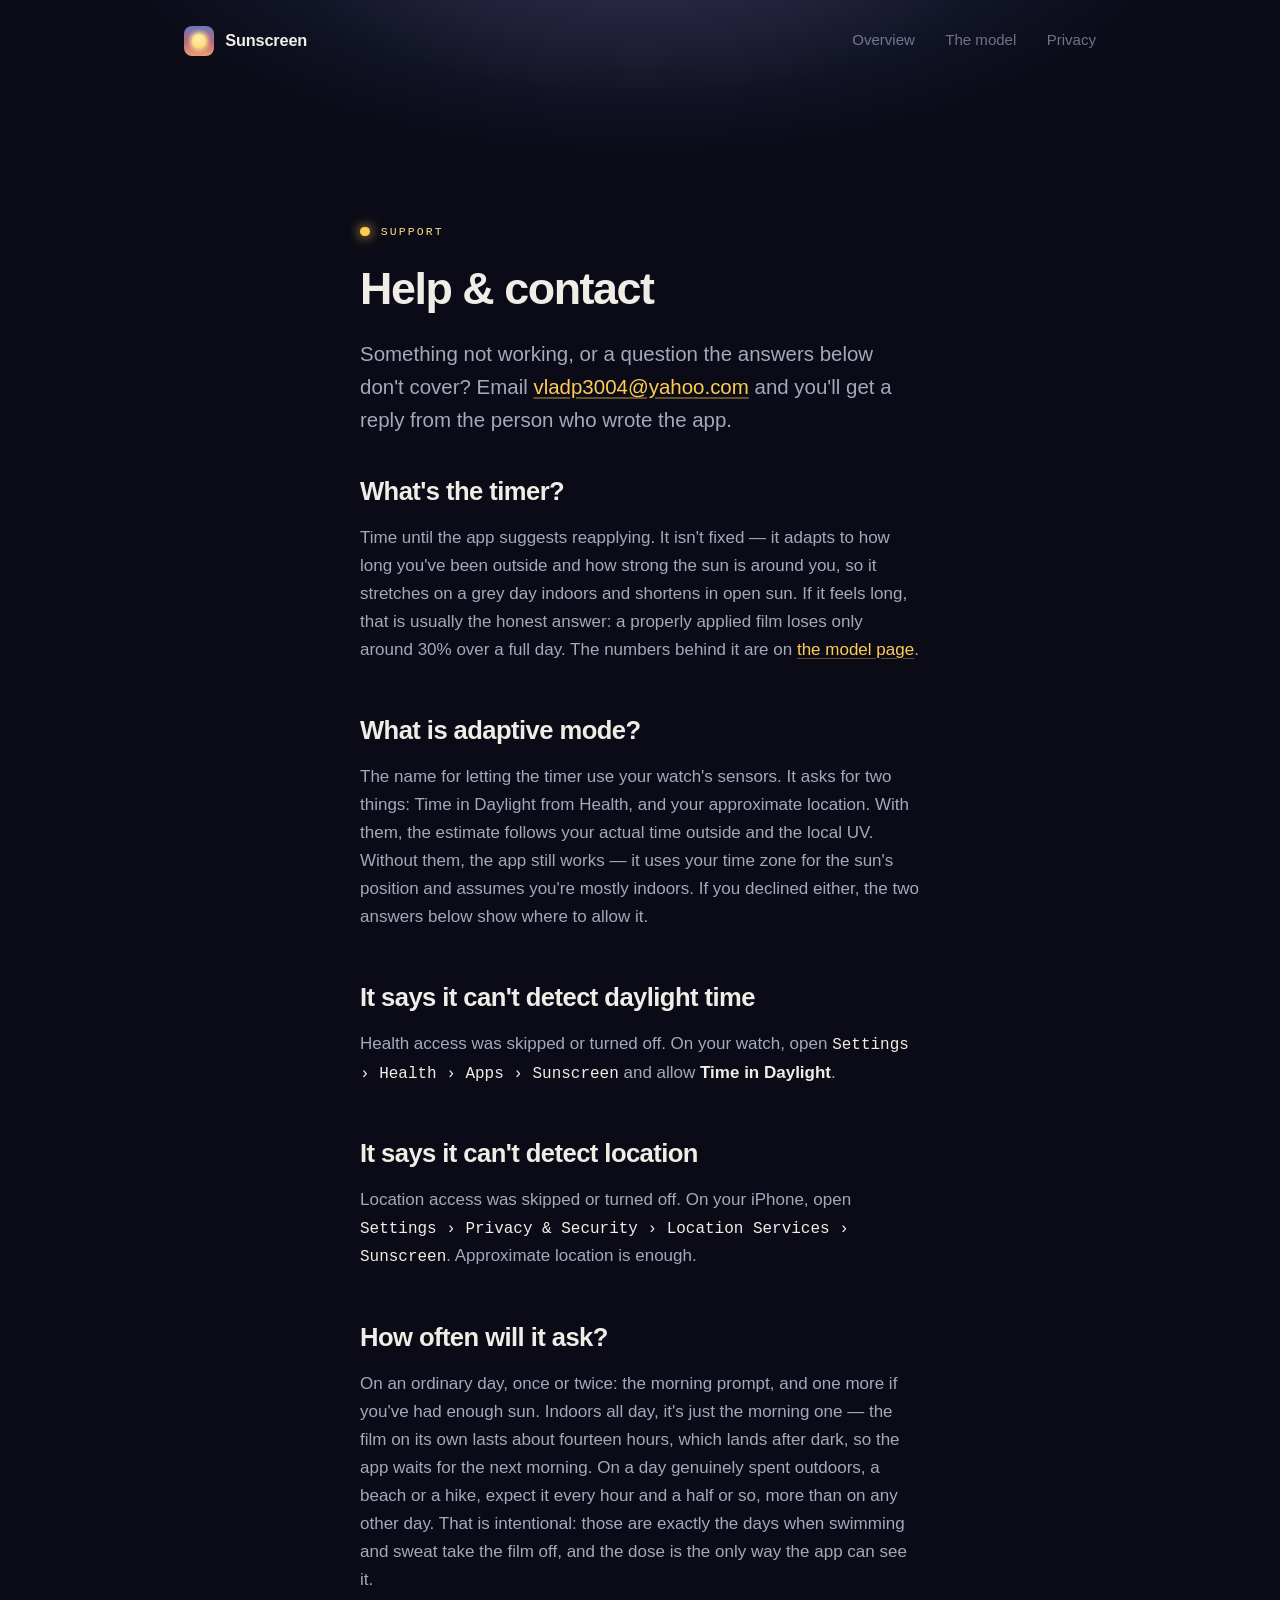
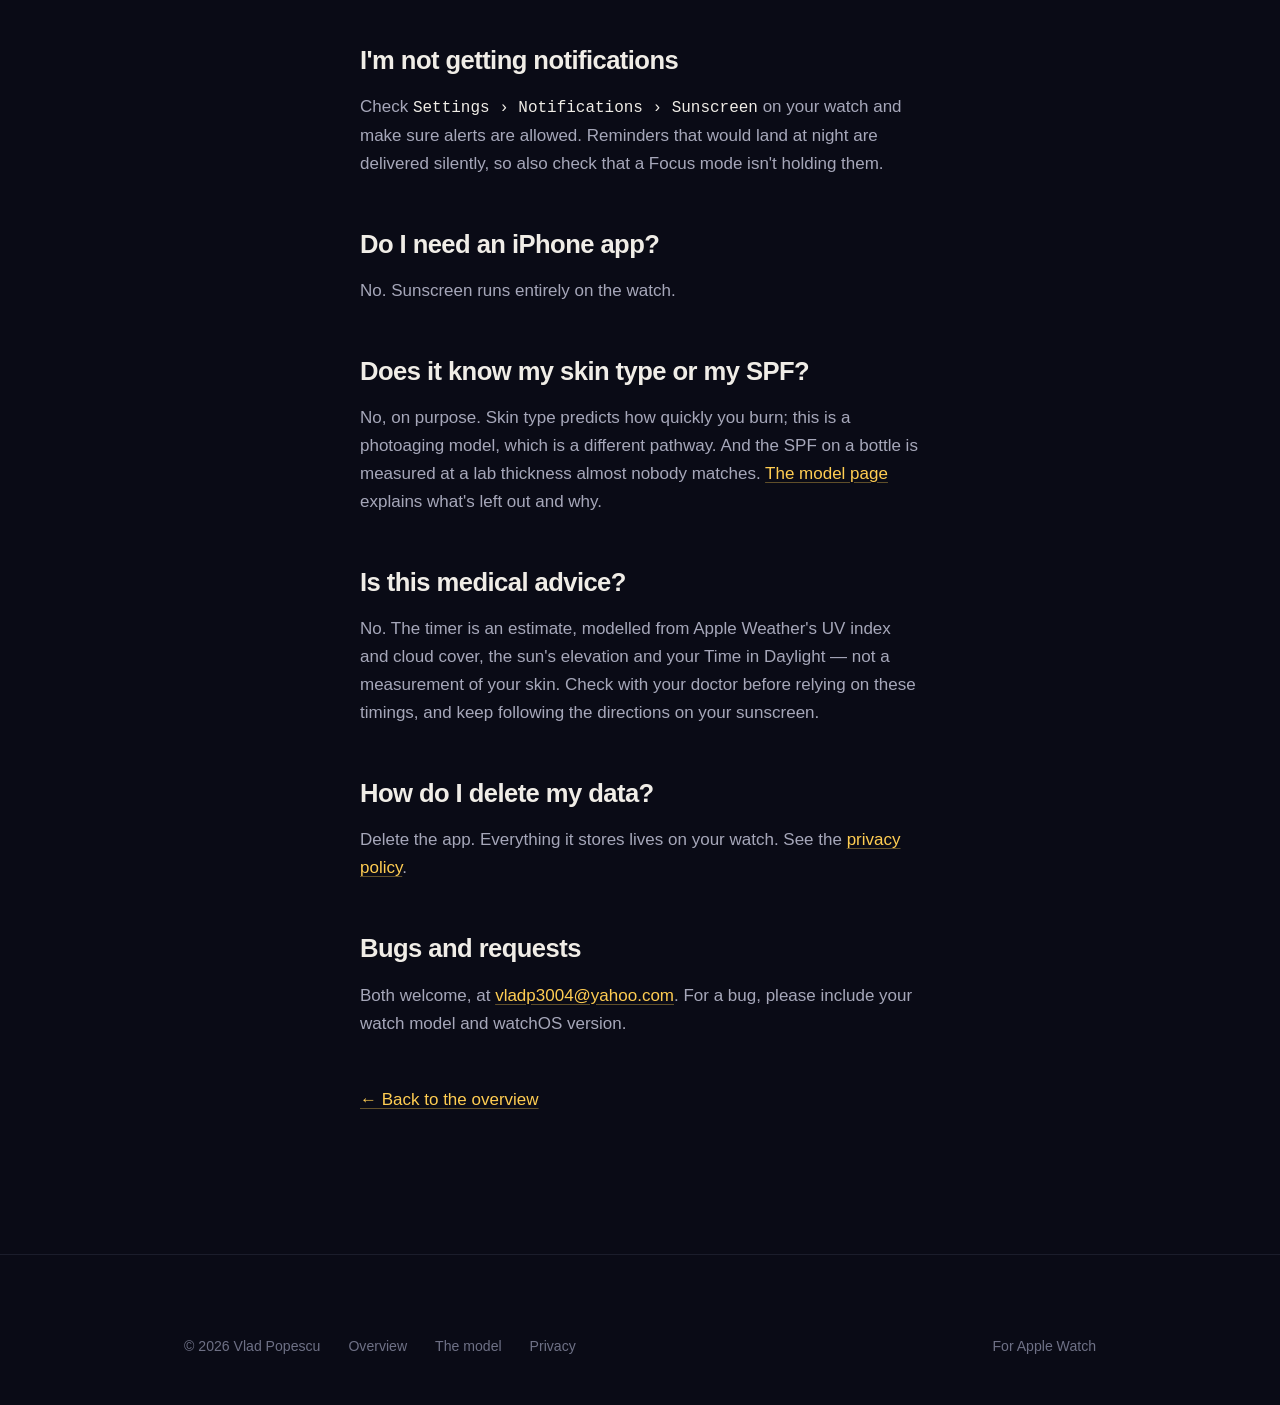
<file: support.html>
<!doctype html>
<html lang="en" class="no-js">
<head>
<meta charset="utf-8">
<meta name="viewport" content="width=device-width, initial-scale=1">
<title>Support — Sunscreen for Apple Watch</title>
<meta name="description" content="Help, answers and contact for Sunscreen, the Apple Watch sunscreen reapplication timer.">
<meta name="theme-color" content="#0A0B16">
<link rel="icon" href="assets/icon.png">
<link rel="stylesheet" href="styles.css">
<script>document.documentElement.classList.remove('no-js');</script>
</head>
<body>

<a class="skip-link" href="#main">Skip to content</a>

<header class="wrap">
  <nav class="nav">
    <img class="nav__mark" src="assets/icon.png" alt="">
    <a class="nav__name" href="index.html">Sunscreen</a>
    <div class="nav__links">
      <a href="index.html">Overview</a>
      <a href="the-math.html">The model</a>
      <a href="privacy.html">Privacy</a>
    </div>
  </nav>
</header>

<main id="main">
<section>
  <div class="wrap wrap--narrow prose">
    <p class="eyebrow">Support</p>
    <h1 class="display" style="font-size:clamp(2rem,4.6vw,2.8rem)">Help &amp; contact</h1>
    <p class="lede">
      Something not working, or a question the answers below don't cover? Email
      <a href="mailto:vladp3004@yahoo.com">vladp3004@yahoo.com</a> and you'll get a reply from
      the person who wrote the app.
    </p>

    <h2>What's the timer?</h2>
    <p>
      Time until the app suggests reapplying. It isn't fixed — it adapts to how long you've been
      outside and how strong the sun is around you, so it stretches on a grey day indoors and
      shortens in open sun. If it feels long, that is usually the honest answer: a properly
      applied film loses only around 30% over a full day. The numbers behind it are on
      <a href="the-math.html">the model page</a>.
    </p>

    <h2>What is adaptive mode?</h2>
    <p>
      The name for letting the timer use your watch's sensors. It asks for two things: Time in
      Daylight from Health, and your approximate location. With them, the estimate follows your
      actual time outside and the local UV. Without them, the app still works — it uses your
      time zone for the sun's position and assumes you're mostly indoors. If you declined
      either, the two answers below show where to allow it.
    </p>

    <h2>It says it can't detect daylight time</h2>
    <p>
      Health access was skipped or turned off. On your watch, open
      <span class="mono">Settings › Health › Apps › Sunscreen</span> and allow
      <strong>Time in Daylight</strong>.
    </p>

    <h2>It says it can't detect location</h2>
    <p>
      Location access was skipped or turned off. On your iPhone, open
      <span class="mono">Settings › Privacy &amp; Security › Location Services › Sunscreen</span>.
      Approximate location is enough.
    </p>

    <h2>How often will it ask?</h2>
    <p>
      On an ordinary day, once or twice: the morning prompt, and one more if you've had enough
      sun. Indoors all day, it's just the morning one — the film on its own lasts about fourteen
      hours, which lands after dark, so the app waits for the next morning. On a day genuinely
      spent outdoors, a beach or a hike, expect it every hour and a half or so, more than on any other day. That is intentional: those are exactly the days when swimming and sweat take the film off,
      and the dose is the only way the app can see it.
    </p>

    <h2>I'm not getting notifications</h2>
    <p>
      Check <span class="mono">Settings › Notifications › Sunscreen</span> on your watch and make
      sure alerts are allowed. Reminders that would land at night are delivered silently, so also
      check that a Focus mode isn't holding them.
    </p>

    <h2>Do I need an iPhone app?</h2>
    <p>
      No. Sunscreen runs entirely on the watch.
    </p>

    <h2>Does it know my skin type or my SPF?</h2>
    <p>
      No, on purpose. Skin type predicts how quickly you burn; this is a photoaging model, which
      is a different pathway. And the SPF on a bottle is measured at a lab thickness almost
      nobody matches. <a href="the-math.html">The model page</a> explains what's left out and why.
    </p>

    <h2>Is this medical advice?</h2>
    <p>
      No. The timer is an estimate, modelled from Apple Weather's UV index and cloud cover, the sun's elevation and your Time in
      Daylight — not a measurement of your skin. Check with your doctor before relying on these
      timings, and keep following the directions on your sunscreen.
    </p>

    <h2>How do I delete my data?</h2>
    <p>
      Delete the app. Everything it stores lives on your watch. See the
      <a href="privacy.html">privacy policy</a>.
    </p>

    <h2>Bugs and requests</h2>
    <p>
      Both welcome, at <a href="mailto:vladp3004@yahoo.com">vladp3004@yahoo.com</a>. For a bug, please
      include your watch model and watchOS version.
    </p>

    <p style="margin-top:3rem"><a href="index.html">← Back to the overview</a></p>
  </div>
</section>
</main>

<footer class="footer">
  <div class="wrap">
    <div class="footer__bar" style="border-top:0;padding-top:0">
      <span>&copy; <span data-year>2026</span> Vlad Popescu</span>
      <a href="index.html">Overview</a>
      <a href="the-math.html">The model</a>
      <a href="privacy.html">Privacy</a>
      <span class="spacer">For Apple Watch</span>
    </div>
  </div>
</footer>

<script src="main.js"></script>
</body>
</html>
</file>
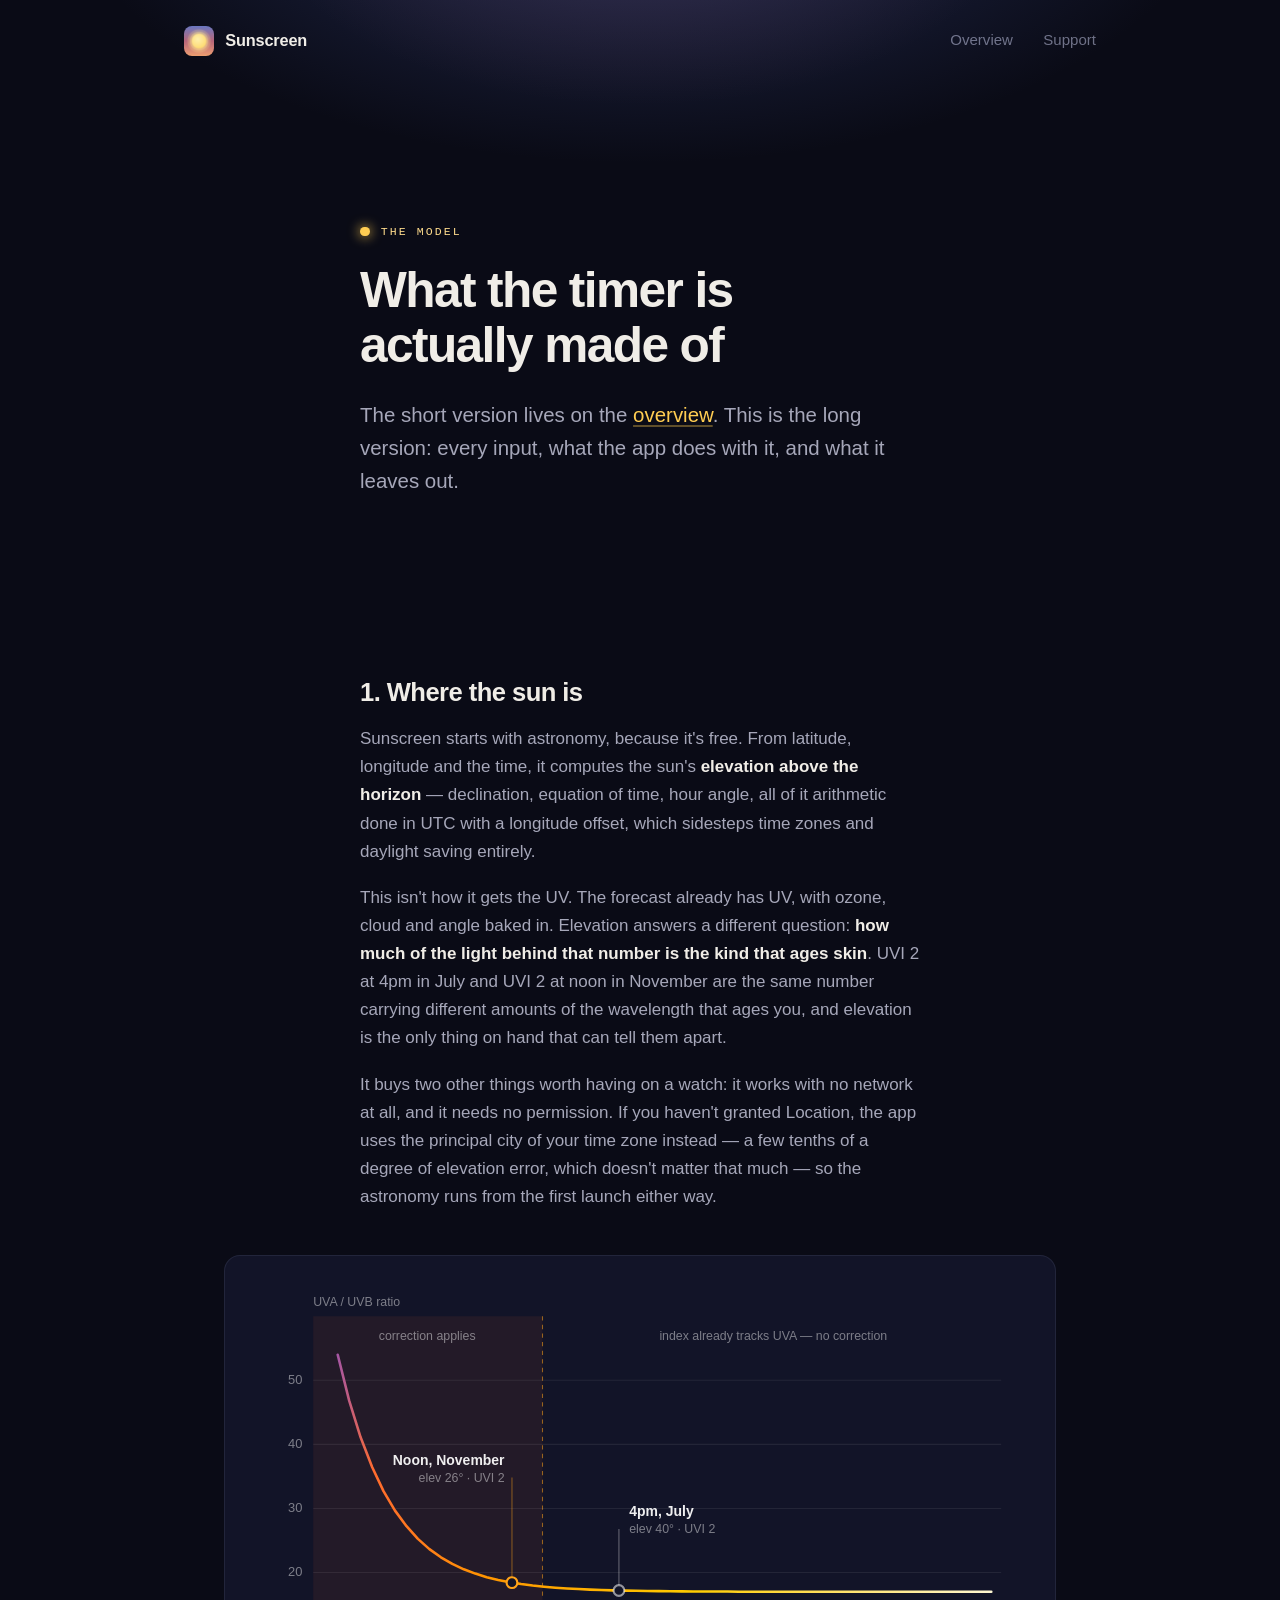
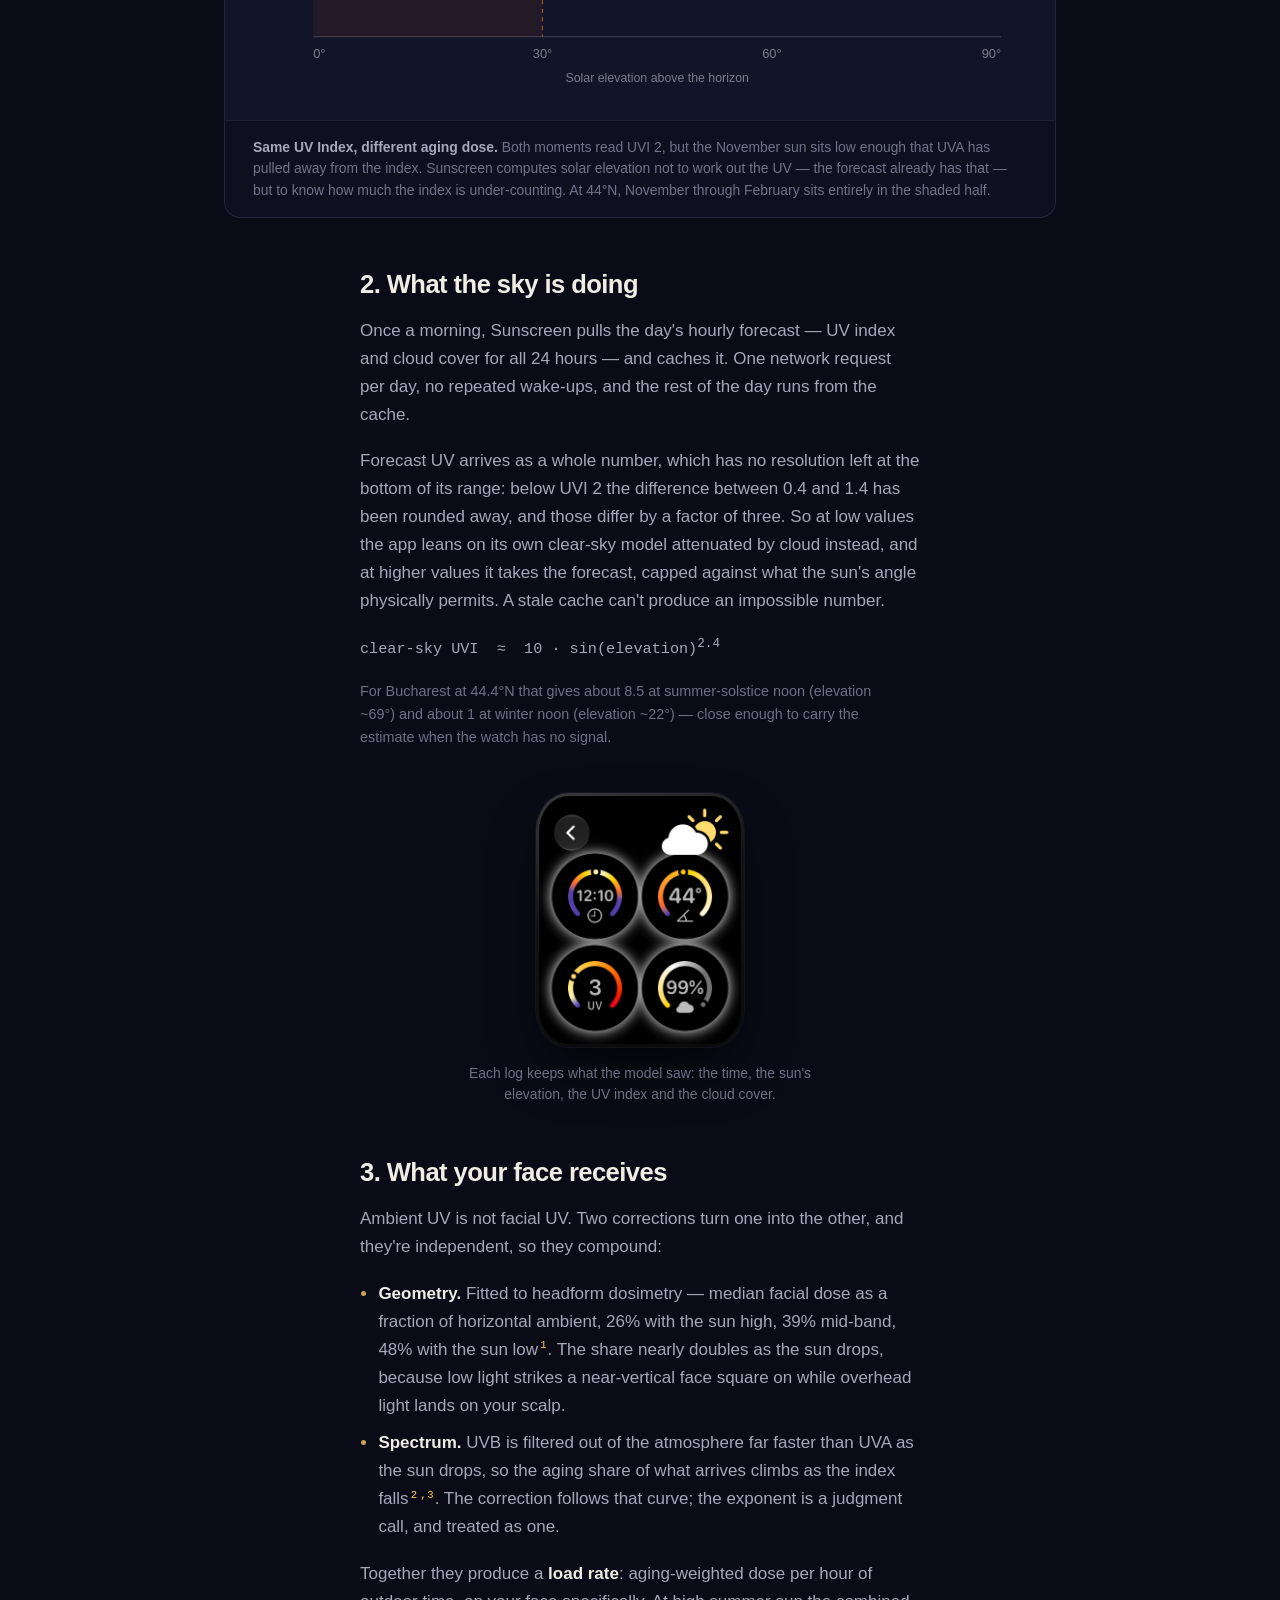
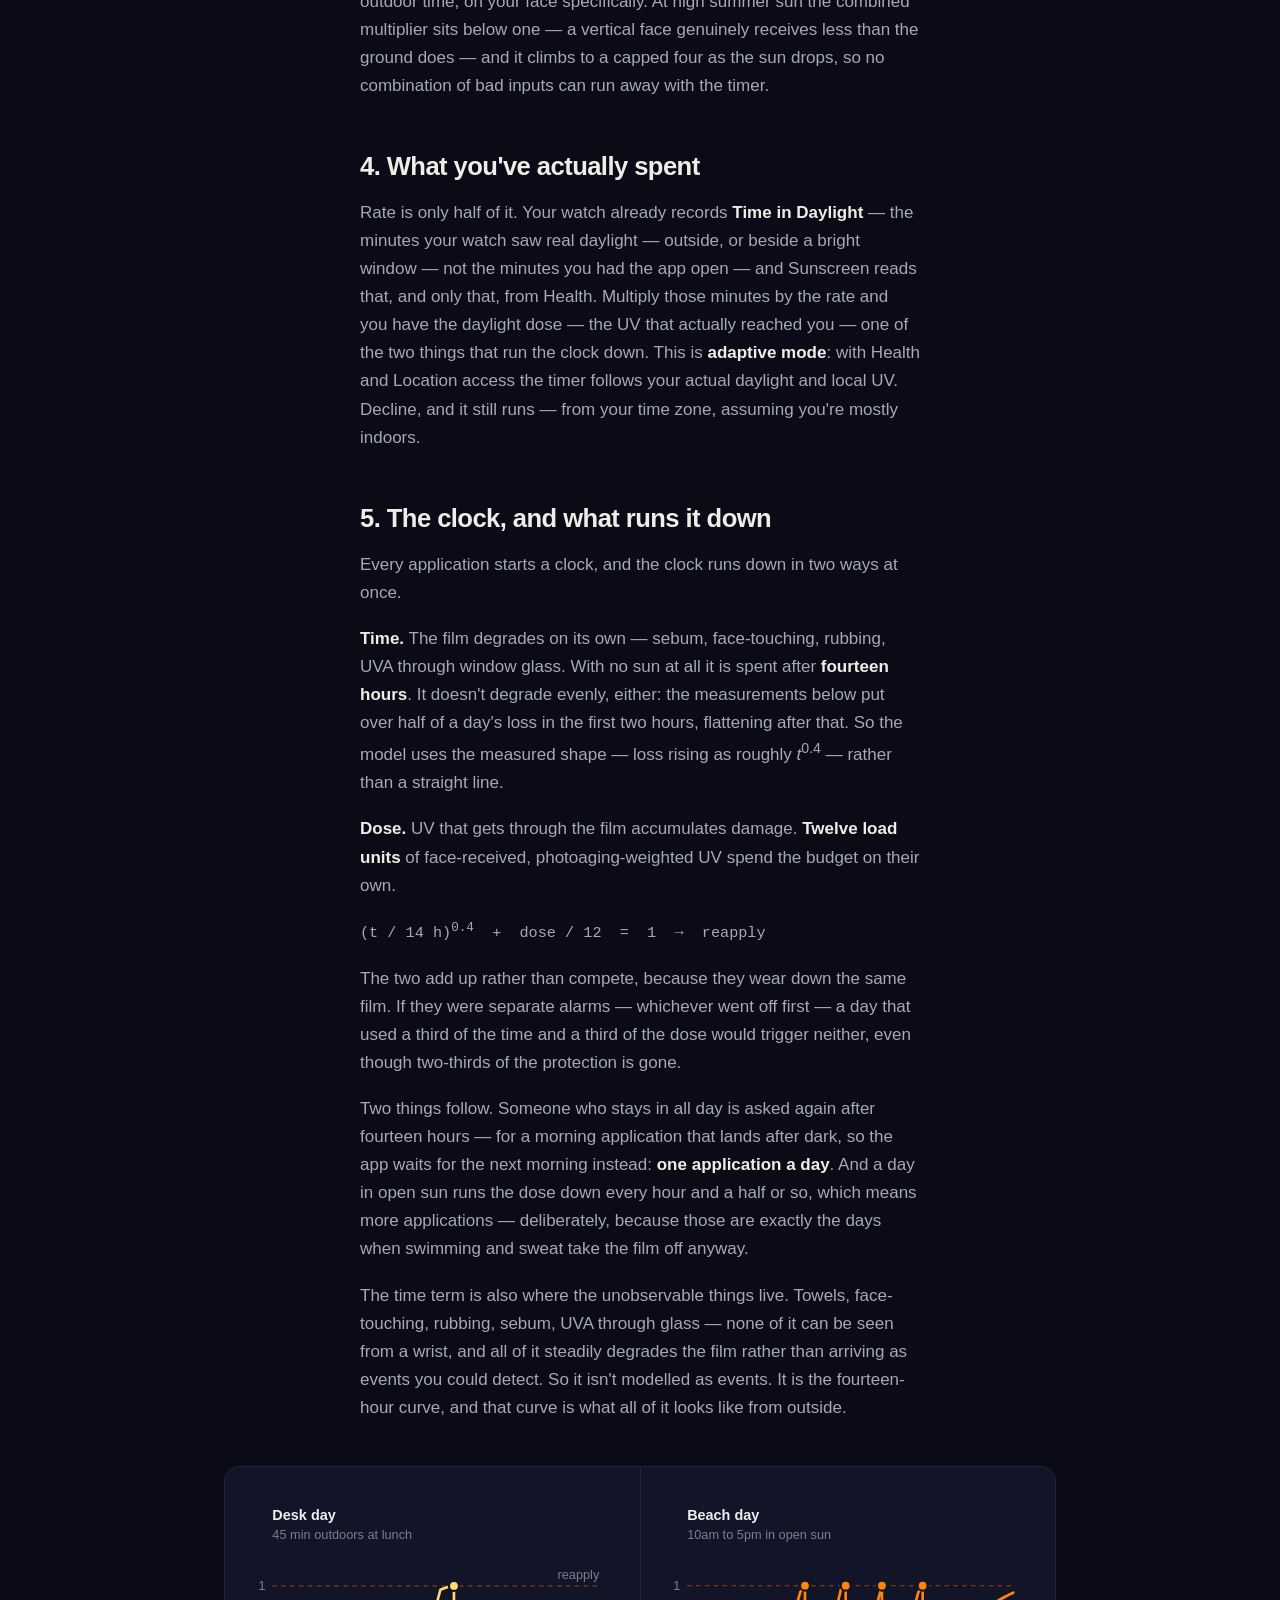
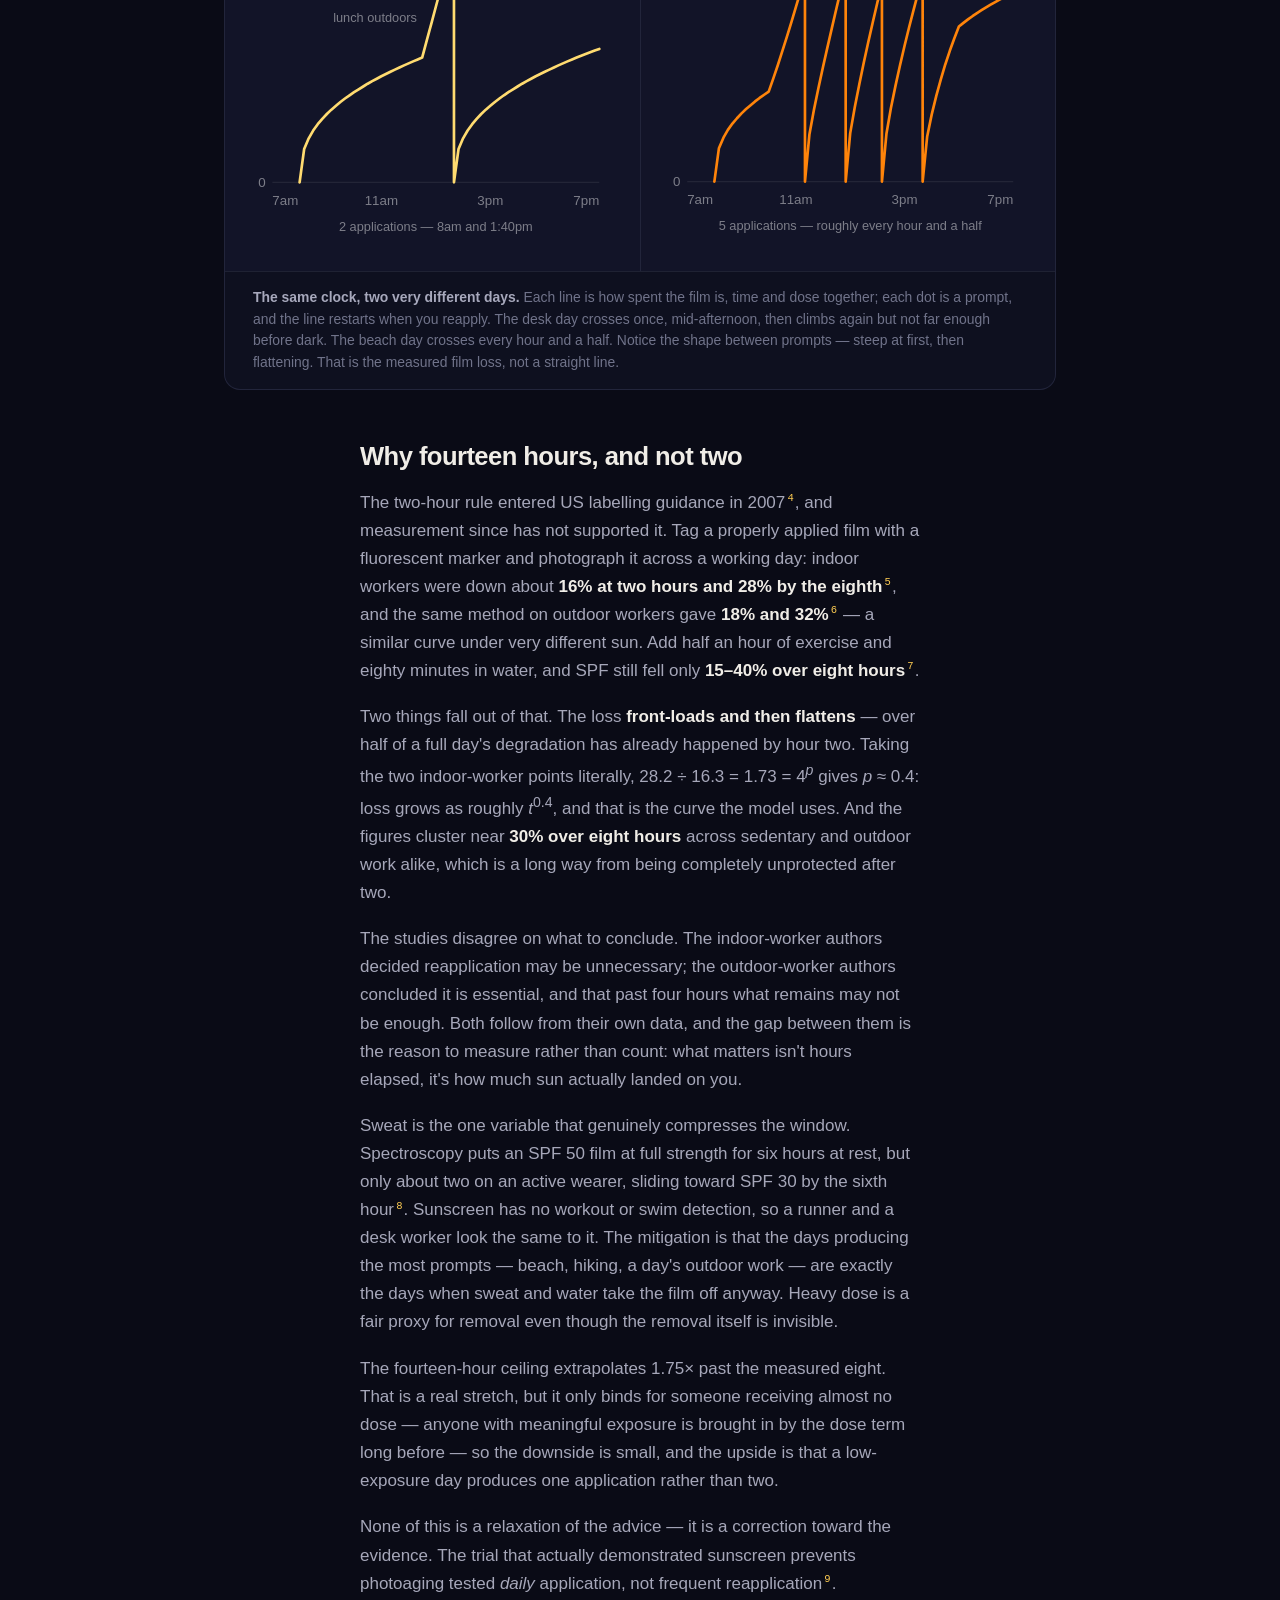
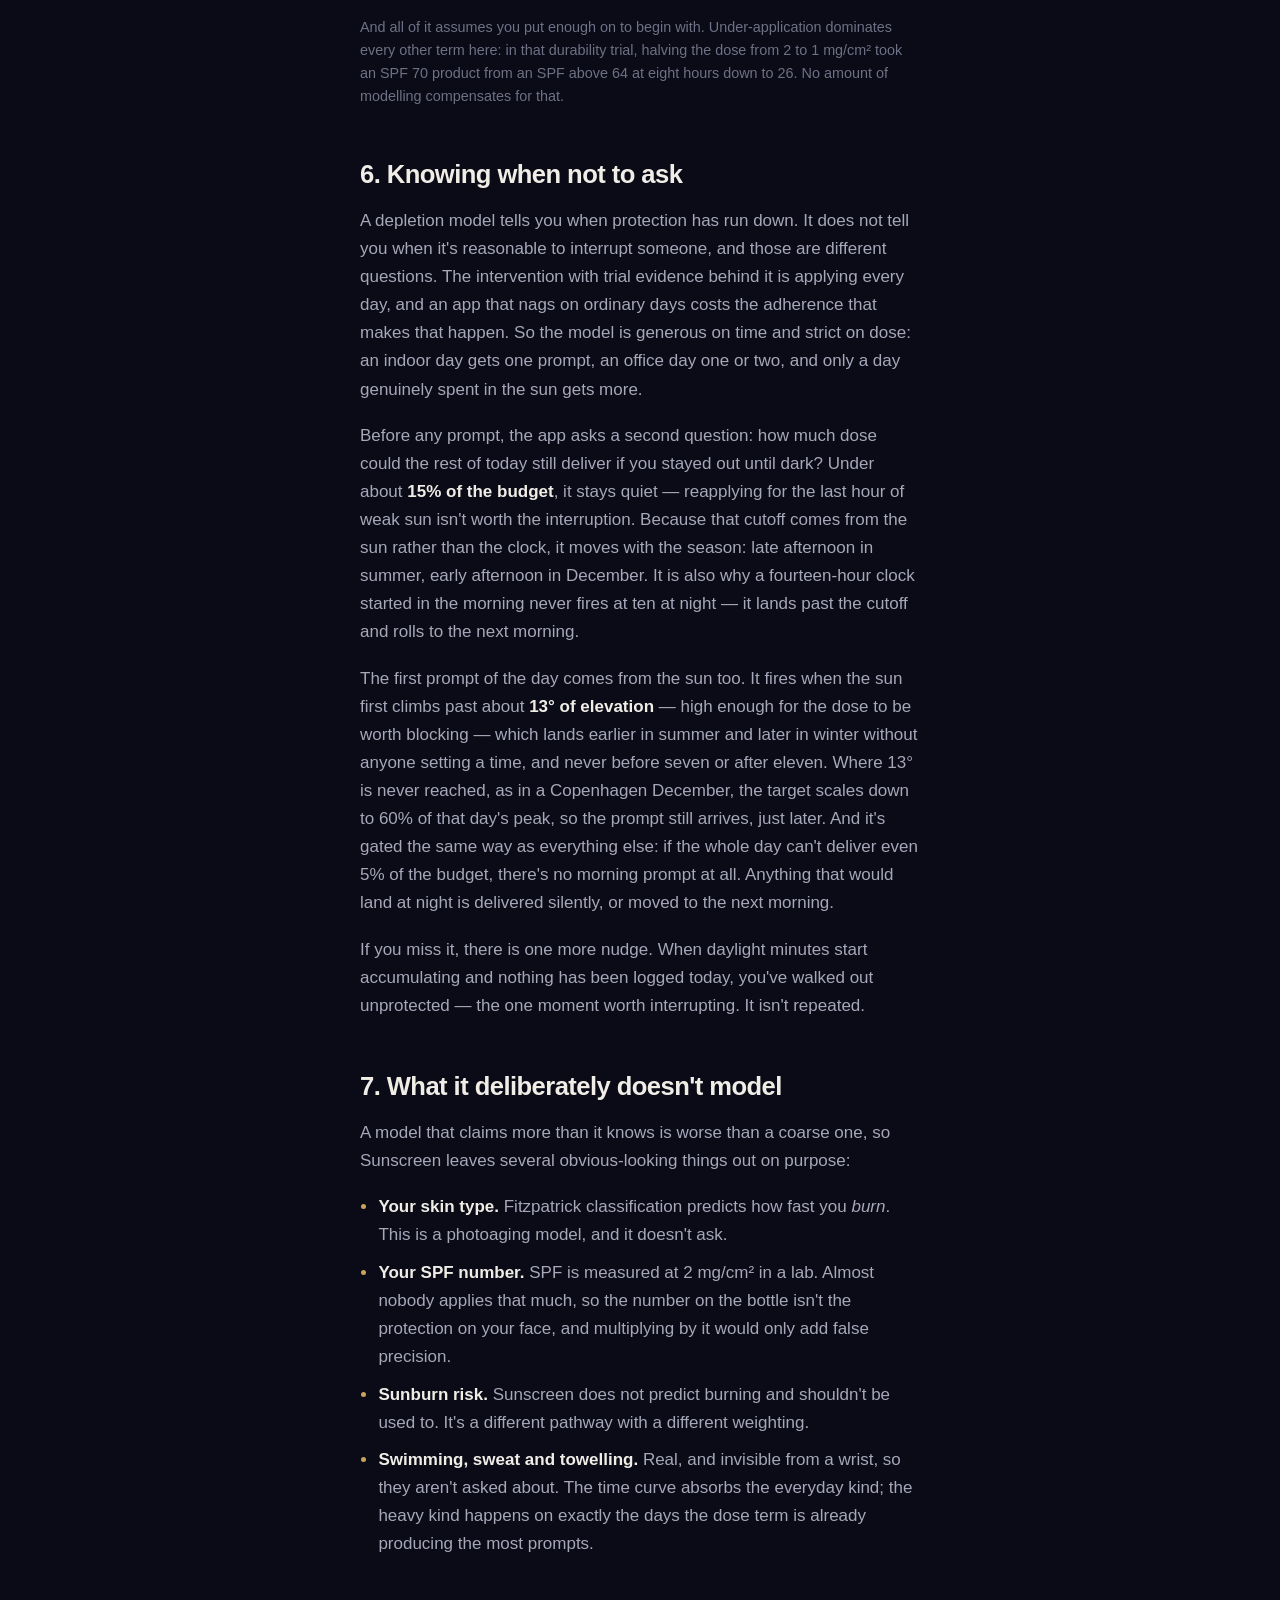
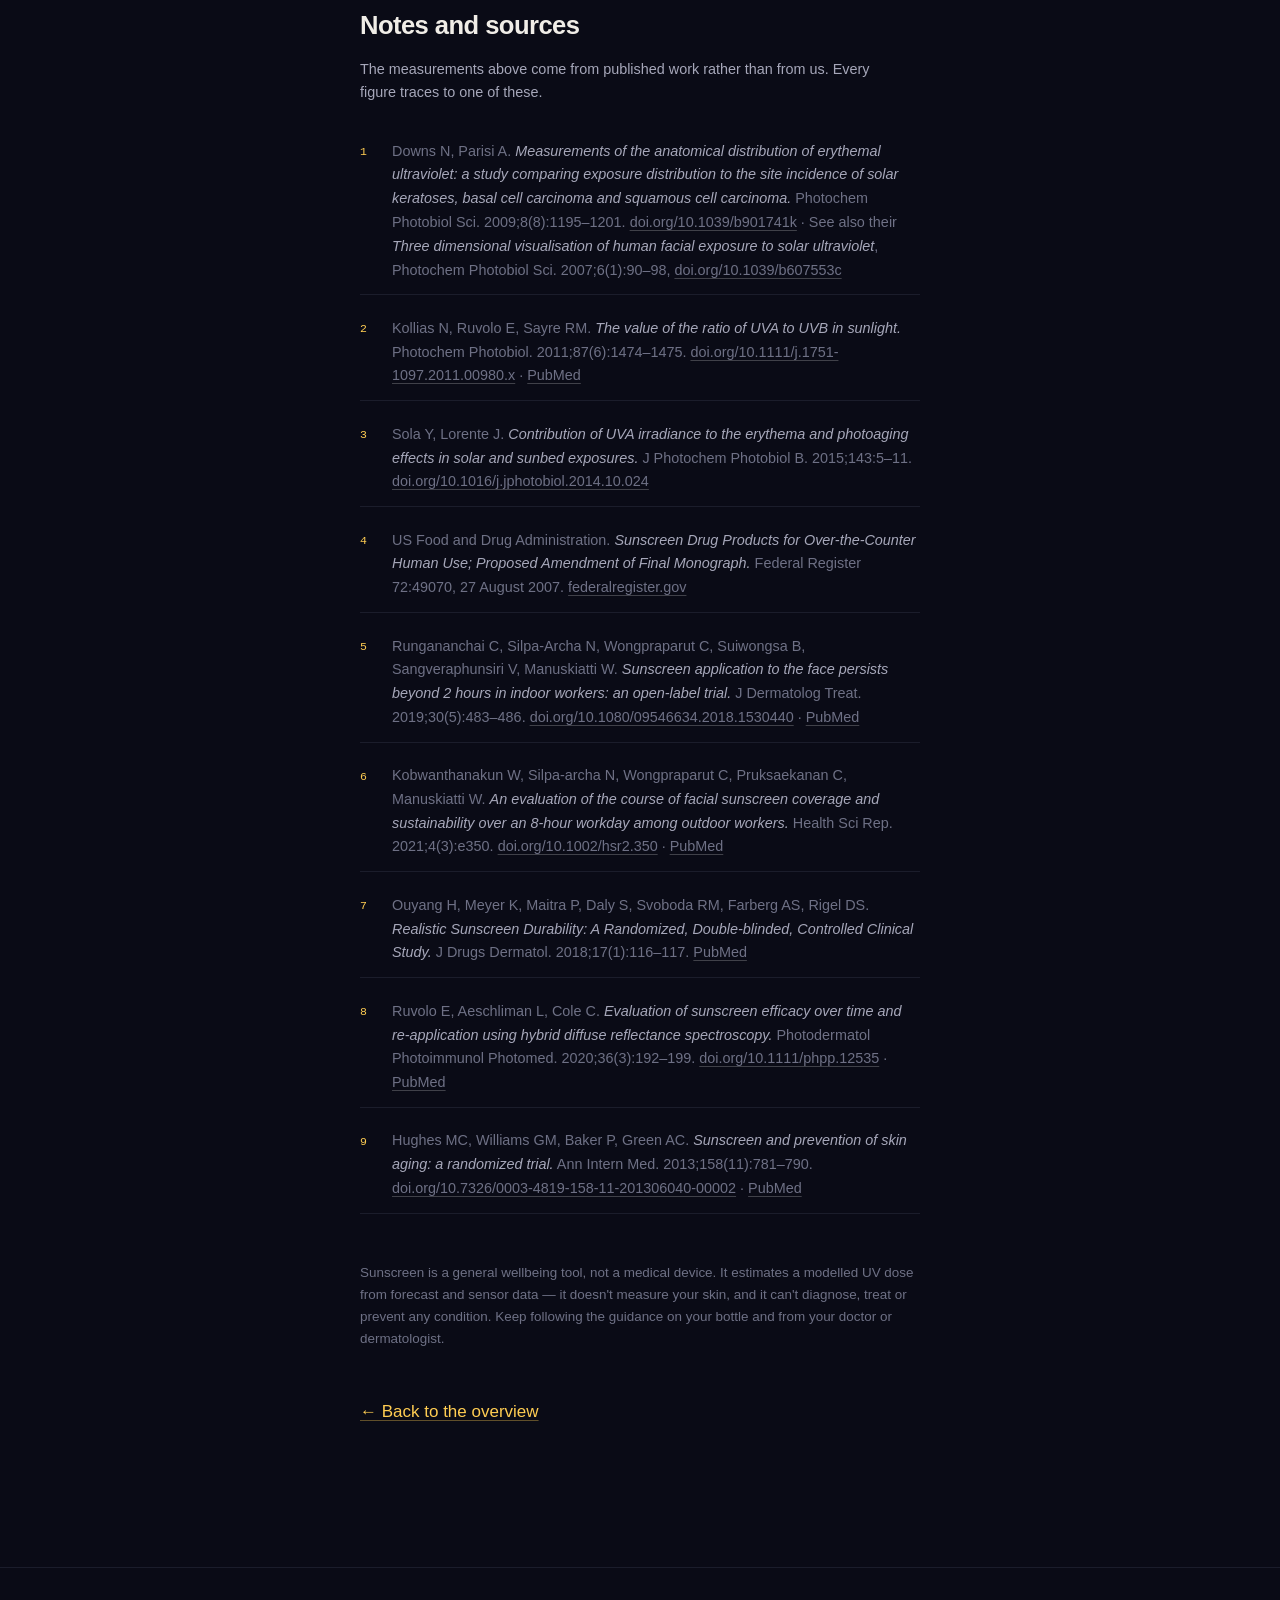
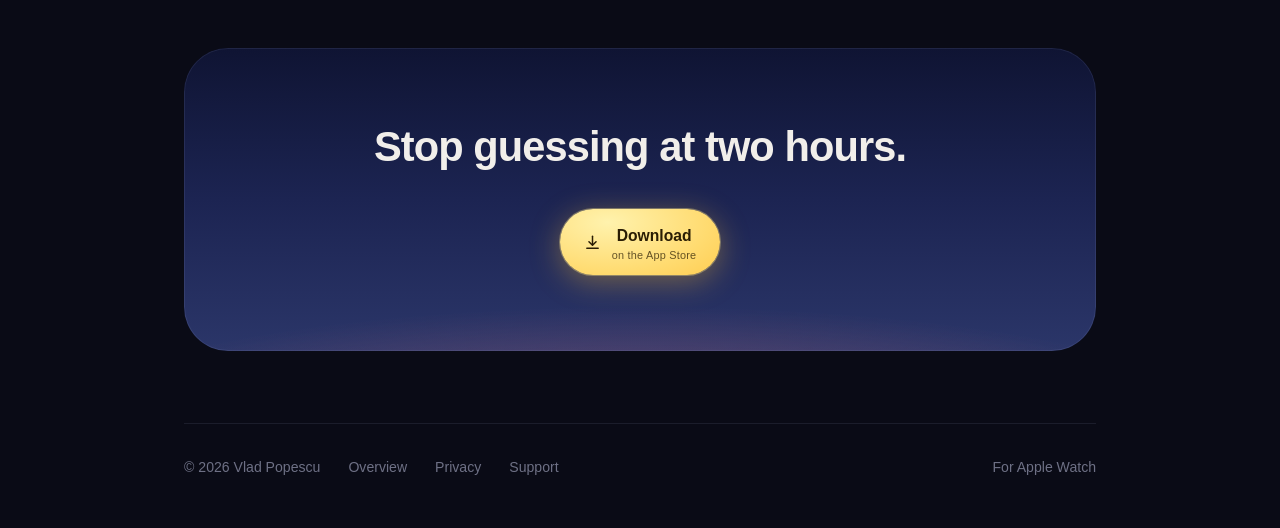
<file: the-math.html>
<!doctype html>
<html lang="en" class="no-js">
<head>
<meta charset="utf-8">
<meta name="viewport" content="width=device-width, initial-scale=1">
<title>The model — Sunscreen for Apple Watch</title>
<meta name="description" content="How Sunscreen turns solar elevation, UV forecast, cloud cover and time in daylight into a reapplication time: the dose budget, the fourteen-hour ceiling, and the offline maths.">
<meta name="theme-color" content="#0A0B16">
<link rel="icon" href="assets/icon.png">
<link rel="stylesheet" href="styles.css">
<script>document.documentElement.classList.remove('no-js');</script>
</head>
<body>

<a class="skip-link" href="#main">Skip to content</a>

<header class="wrap">
  <nav class="nav">
    <img class="nav__mark" src="assets/icon.png" alt="">
    <a class="nav__name" href="index.html">Sunscreen</a>
    <div class="nav__links">
      <a href="index.html">Overview</a>
      <a href="support.html">Support</a>
    </div>
  </nav>
</header>

<main id="main">
<section style="padding-bottom:0">
  <div class="wrap wrap--narrow">
    <p class="eyebrow">The model</p>
    <h1 class="display" style="font-size:clamp(2.1rem,5vw,3.1rem)">What the timer is<br>actually made of</h1>
    <p class="lede">
      The short version lives on the <a href="index.html#model">overview</a>. This is the long version: every input, what the app does
      with it, and what it leaves out.
    </p>
  </div>
</section>

<section>
  <div class="wrap wrap--narrow prose">

    <h2>1. Where the sun is</h2>
    <p>
      Sunscreen starts with astronomy, because it's free. From latitude, longitude and the
      time, it computes the sun's <strong>elevation above the horizon</strong> — declination,
      equation of time, hour angle, all of it arithmetic done in UTC with a longitude offset,
      which sidesteps time zones and daylight saving entirely.
    </p>
    <p>
      This isn't how it gets the UV. The forecast already has UV, with ozone, cloud and angle
      baked in. Elevation answers a different question: <strong>how much of the light
      behind that number is the kind that ages skin</strong>. UVI&nbsp;2 at 4pm in July and UVI&nbsp;2 at noon in November
      are the same number carrying different amounts of the wavelength that ages you, and
      elevation is the only thing on hand that can tell them apart.
    </p>
    <p>
      It buys two other things worth having on a watch: it works with no network at all, and it
      needs no permission. If you haven't granted Location, the app uses the principal city of
      your time zone instead — a few tenths of a degree of elevation error, which doesn't matter that much —
      so the astronomy runs from the first launch either way.
    </p>

    <figure class="figure">
      <div class="figure__body">
        <svg viewBox="0 0 720 380" role="img" aria-label="Line chart of the UVA to UVB ratio against solar elevation. The ratio is flat near 17 from 30 degrees up to 90 degrees, and rises steeply below 30 degrees, reaching about 50 near the horizon.">
          <!-- the elevation gauge from the app: horizon indigo, 8° sunrise orange, then yellow toward a near-white zenith -->
          <defs>
            <linearGradient id="elevation-ramp" gradientUnits="userSpaceOnUse" x1="56" y1="0" x2="696" y2="0">
              <stop offset="0" stop-color="#6B49F2"></stop>
              <stop offset="0.089" stop-color="#FF6B2E"></stop>
              <stop offset="0.25" stop-color="#FF9500"></stop>
              <stop offset="0.55" stop-color="#FFCC00"></stop>
              <stop offset="1" stop-color="#FFF9D9"></stop>
            </linearGradient>
          </defs>

          <!-- shaded regime band -->
          <rect x="56" y="30" width="213.3" height="298" fill="#FF6B2E" opacity="0.07"></rect>
          <line x1="269.3" y1="30" x2="269.3" y2="328" stroke="#FFA319" stroke-width="1" stroke-dasharray="4 4" opacity="0.55"></line>

          <!-- grid -->
          <line class="svg-grid" x1="56" y1="268.4" x2="696" y2="268.4"></line>
          <line class="svg-grid" x1="56" y1="208.8" x2="696" y2="208.8"></line>
          <line class="svg-grid" x1="56" y1="149.2" x2="696" y2="149.2"></line>
          <line class="svg-grid" x1="56" y1="89.6"  x2="696" y2="89.6"></line>
          <text class="svg-label" x="46" y="272" text-anchor="end">20</text>
          <text class="svg-label" x="46" y="212" text-anchor="end">30</text>
          <text class="svg-label" x="46" y="153" text-anchor="end">40</text>
          <text class="svg-label" x="46" y="93"  text-anchor="end">50</text>

          <!-- axes -->
          <line class="svg-axis" x1="56" y1="328" x2="696" y2="328"></line>
          <text class="svg-label" x="56"  y="348">0°</text>
          <text class="svg-label" x="269.3" y="348" text-anchor="middle">30°</text>
          <text class="svg-label" x="482.7" y="348" text-anchor="middle">60°</text>
          <text class="svg-label" x="696" y="348" text-anchor="end">90°</text>
          <text class="svg-note" x="376" y="370" text-anchor="middle">Solar elevation above the horizon</text>
          <text class="svg-note" x="56" y="20">UVA / UVB ratio</text>

          <!-- zone labels -->
          <text class="svg-note" x="162" y="52" text-anchor="middle" fill="#FFA319">correction applies</text>
          <text class="svg-note" x="484" y="52" text-anchor="middle">index already tracks UVA — no correction</text>

          <!-- the curve -->
          <polyline fill="none" stroke="url(#elevation-ramp)" stroke-width="2.4" stroke-linecap="round" stroke-linejoin="round"
            points="78.8,65.8 89.4,108.3 100.1,142.6 110.8,170.3 121.4,192.7 132.1,210.8 142.8,225.3 153.4,237.1 164.1,246.6 174.8,254.2 185.4,260.4 196.1,265.4 206.8,269.4 217.4,272.7 228.1,275.3 238.8,277.4 249.4,279.1 260.1,280.5 270.8,281.6 281.4,282.5 292.1,283.2 302.8,283.8 313.4,284.3 324.1,284.7 334.8,285.0 345.4,285.2 356.1,285.4 366.8,285.6 377.4,285.7 388.1,285.8 398.8,285.9 409.4,286.0 420.1,286.0 430.8,286.1 441.4,286.1 452.1,286.2 462.8,286.2 473.4,286.2 484.1,286.2 494.8,286.2 505.4,286.2 516.1,286.2 526.8,286.3 537.4,286.3 548.1,286.3 558.8,286.3 569.4,286.3 580.1,286.3 590.8,286.3 601.4,286.3 612.1,286.3 622.8,286.3 633.4,286.3 644.1,286.3 654.8,286.3 665.4,286.3 676.1,286.3 686.8,286.3"></polyline>

          <!-- the two annotated points, both at UVI 2 -->
          <circle cx="240.9" cy="277.8" r="5" fill="#121428" stroke="#FFA319" stroke-width="2"></circle>
          <line x1="240.9" y1="272.8" x2="240.9" y2="180" stroke="#FFA319" stroke-width="1" opacity="0.45"></line>
          <text class="svg-title" x="234" y="168" text-anchor="end">Noon, November</text>
          <text class="svg-note"  x="234" y="184" text-anchor="end">elev 26° · UVI 2</text>

          <circle cx="340.4" cy="285.1" r="5" fill="#121428" stroke="rgba(255,255,255,0.55)" stroke-width="2"></circle>
          <line x1="340.4" y1="280.1" x2="340.4" y2="228" stroke="rgba(255,255,255,0.35)" stroke-width="1"></line>
          <text class="svg-title" x="350" y="216">4pm, July</text>
          <text class="svg-note"  x="350" y="232">elev 40° · UVI 2</text>
        </svg>
      </div>
      <figcaption>
        <strong>Same UV Index, different aging dose.</strong> Both moments read UVI&nbsp;2, but the
        November sun sits low enough that UVA has pulled away from the index. Sunscreen computes solar elevation not to work out the UV — the forecast already has that —
        but to know how much the index is under-counting. At 44°N, November through February
        sits entirely in the shaded half.
      </figcaption>
    </figure>


    <h2>2. What the sky is doing</h2>
    <p>
      Once a morning, Sunscreen pulls the day's hourly forecast — UV index and cloud cover for
      all 24 hours — and caches it. One network request per day, no repeated wake-ups, and the
      rest of the day runs from the cache.
    </p>
    <p>
      Forecast UV arrives as a whole number, which has no resolution left at the bottom of its
      range: below UVI&nbsp;2 the difference between 0.4 and 1.4 has been rounded away, and those
      differ by a factor of three. So at low values the app leans on its own clear-sky model
      attenuated by cloud instead, and at higher values it takes the forecast, capped against
      what the sun's angle physically permits. A stale cache can't produce an impossible number.
    </p>
    <p class="mono" style="color:var(--ink-2);font-size:0.95rem">
      clear-sky UVI &nbsp;≈&nbsp; 10 · sin(elevation)<sup>2.4</sup>
    </p>
    <p class="small muted">
      For Bucharest at 44.4°N that gives about 8.5 at summer-solstice noon (elevation ~69°) and
      about 1 at winter noon (elevation ~22°) — close enough to carry the estimate when the
      watch has no signal.
    </p>

    <figure class="watch-figure">
      <div class="watch"><img src="assets/screenshots/log-detail.png" alt="A logged application on the watch: four gauges reading 12:10, 44 degrees of elevation, UV 3 and 99 percent cloud cover." loading="lazy"></div>
      <figcaption>Each log keeps what the model saw: the time, the sun's elevation, the UV index and the cloud cover.</figcaption>
    </figure>

    <h2>3. What your face receives</h2>
    <p>
      Ambient UV is not facial UV. Two corrections turn one into the other, and they're
      independent, so they compound:
    </p>
    <ul>
      <li>
        <strong>Geometry.</strong> Fitted to headform dosimetry — median facial dose as a fraction
        of horizontal ambient, 26% with the sun high, 39% mid-band, 48% with the sun low<a class="ref" href="#ref-1">1</a>. The
        share nearly doubles as the sun drops, because low light strikes a near-vertical face
        square on while overhead light lands on your scalp.
      </li>
      <li>
        <strong>Spectrum.</strong> UVB is filtered out of the atmosphere far faster than UVA as the
        sun drops, so the aging share of what arrives climbs as the index falls<a class="ref" href="#ref-2">2</a><a class="ref" href="#ref-3">3</a>. The correction
        follows that curve; the exponent is a judgment call, and treated as one.
      </li>
    </ul>
    <p>
      Together they produce a <strong>load rate</strong>: aging-weighted dose per hour of outdoor
      time, on your face specifically. At high summer sun the combined multiplier sits below one
      — a vertical face genuinely receives less than the ground does — and it climbs to a capped
      four as the sun drops, so no combination of bad inputs can run away with the timer.
    </p>

    <h2>4. What you've actually spent</h2>
    <p>
      Rate is only half of it. Your watch already records
      <strong>Time in Daylight</strong> — the minutes your watch saw real daylight — outside, or
      beside a bright window — not the minutes you had the app open — and Sunscreen reads that, and only that, from Health. Multiply those minutes by the rate and you have the daylight dose — the UV that actually
      reached you — one of the two things that run the clock down. This is <strong>adaptive mode</strong>: with Health and Location
      access the timer follows your actual daylight and local UV. Decline, and it still runs
      — from your time zone, assuming you're mostly indoors.
    </p>

    <h2>5. The clock, and what runs it down</h2>
    <p>
      Every application starts a clock, and the clock runs down in two ways at once.
    </p>
    <p>
      <strong>Time.</strong> The film degrades on its own — sebum, face-touching, rubbing, UVA
      through window glass. With no sun at all it is spent after <strong>fourteen hours</strong>.
      It doesn't degrade evenly, either: the measurements below put over half of a day's loss in
      the first two hours, flattening after that. So the model uses the measured shape — loss
      rising as roughly <em>t</em><sup>0.4</sup> — rather than a straight line.
    </p>
    <p>
      <strong>Dose.</strong> UV that gets through the film accumulates damage. <strong>Twelve
      load units</strong> of face-received, photoaging-weighted UV spend the budget on their own.
    </p>
    <p class="mono" style="color:var(--ink-2);font-size:0.95rem">
      (t / 14&nbsp;h)<sup>0.4</sup> &nbsp;+&nbsp; dose / 12 &nbsp;=&nbsp; 1 &nbsp;→&nbsp; reapply
    </p>
    <p>
      The two add up rather than compete, because they wear down the same film. If they were
      separate alarms — whichever went off first — a day that used a third of the time and a
      third of the dose would trigger neither, even though two-thirds of the protection is gone.
    </p>
    <p>
      Two things follow. Someone who stays in all day is asked again after fourteen hours —
      for a morning application that lands after dark, so the app waits for the next morning
      instead: <strong>one application a day</strong>. And a day in open sun runs the dose down
      every hour and a half or so, which means more applications — deliberately, because
      those are exactly the days when swimming and sweat take the film off anyway.
    </p>
    <p>
      The time term is also where the unobservable things live. Towels, face-touching, rubbing,
      sebum, UVA through glass — none of it can be seen from a wrist, and all of it steadily
      degrades the film rather than arriving as events you could detect. So it isn't modelled
      as events. It is the fourteen-hour curve, and that curve is what all of it looks like from
      outside.
    </p>

    <figure class="figure">
        <div class="figure__panels">
          <div>
            <svg viewBox="25 0 330 320" role="img" aria-label="Film depletion on a desk day. A concave curve rises from an 8am application, steepens during 45 minutes outdoors at lunch, reaches the reapply line at 1:40pm, restarts, and stays below the line for the rest of the day.">
              <text class="svg-title" x="46" y="26">Desk day</text>
              <text class="svg-note"  x="46" y="43">45 min outdoors at lunch</text>

              <line class="svg-grid" x1="46" y1="262" x2="340" y2="262"></line>
              <line x1="46" y1="85.4" x2="340" y2="85.4" stroke="#FF5D00" stroke-width="1" stroke-dasharray="4 4" opacity="0.6"></line>
              <text class="svg-label" x="40" y="89"  text-anchor="end">1</text>
              <text class="svg-label" x="40" y="266" text-anchor="end">0</text>
              <text class="svg-note"  x="340" y="79" text-anchor="end" fill="#FF840A">reapply</text>

              <polyline fill="none" stroke="#FFDB70" stroke-width="2.4" stroke-linecap="round" stroke-linejoin="round"
                points="70.5,262 74.6,232 78.7,222.4 82.7,215.4 86.8,209.7 90.9,204.9 95,200.5 99.1,196.6 103.2,193.1 107.2,189.7 111.3,186.6 115.4,183.7 119.5,180.9 123.6,178.3 127.7,175.8 131.7,173.3 135.8,171 139.9,168.8 144,166.6 148.1,164.6 152.2,162.5 156.2,160.6 160.3,158.7 164.4,156.8 168.5,155 172.6,153.2 176.7,151.5 180.7,149.8 184.8,134.6 188.9,119.4 193,104.1 197.1,88.8 201.2,87.3 205.2,85.8 209.3,85.4 209.3,262 213.4,232 217.5,222.4 221.6,215.4 225.7,209.7 229.7,204.9 233.8,200.5 237.9,196.6 242,193.1 246.1,189.7 250.2,186.6 254.2,183.7 258.3,180.9 262.4,178.3 266.5,175.8 270.6,173.3 274.7,171 278.7,168.8 282.8,166.6 286.9,164.6 291,162.5 295.1,160.6 299.2,158.7 303.2,156.8 307.3,155 311.4,153.2 315.5,151.5 319.6,149.8 323.7,148.2 327.7,146.6 331.8,145 335.9,143.5 340,142"></polyline>
              <circle cx="209.3" cy="85.4" r="4.5" fill="#FFDB70" stroke="#121428" stroke-width="2"></circle>
              <text class="svg-note" x="176" y="118" text-anchor="end">lunch outdoors</text>

              <text class="svg-label" x="46"  y="282">7am</text>
              <text class="svg-label" x="144" y="282" text-anchor="middle">11am</text>
              <text class="svg-label" x="242" y="282" text-anchor="middle">3pm</text>
              <text class="svg-label" x="340" y="282" text-anchor="end">7pm</text>
              <text class="svg-note"  x="193" y="306" text-anchor="middle">2 applications — 8am and 1:40pm</text>
            </svg>
          </div>

          <div>
            <svg viewBox="382 0 330 320" role="img" aria-label="Film depletion on a beach day. From an 8am application the curve climbs steeply once the sun starts at 10am and reaches the reapply line four times, at 11:20, 12:50, 2:10 and 3:40, restarting each time. Five applications in total.">
              <text class="svg-title" x="402" y="26">Beach day</text>
              <text class="svg-note"  x="402" y="43">10am to 5pm in open sun</text>

              <line class="svg-grid" x1="402" y1="262" x2="696" y2="262"></line>
              <line x1="402" y1="85.4" x2="696" y2="85.4" stroke="#FF5D00" stroke-width="1" stroke-dasharray="4 4" opacity="0.6"></line>
              <text class="svg-label" x="396" y="89"  text-anchor="end">1</text>
              <text class="svg-label" x="396" y="266" text-anchor="end">0</text>

              <polyline fill="none" stroke="#FF840A" stroke-width="2.4" stroke-linecap="round" stroke-linejoin="round"
                points="426.5,262 430.6,232 434.7,222.4 438.7,215.4 442.8,209.7 446.9,204.9 451,200.5 455.1,196.6 459.2,193.1 463.2,189.7 467.3,186.6 471.4,183.7 475.5,180.9 479.6,169.2 483.7,157.1 487.7,144.6 491.8,131.8 495.9,118.5 500,104.8 504.1,90.9 508.2,85.4 508.2,262 512.2,219.6 516.3,197.3 520.4,177.4 524.5,158.5 528.6,140.3 532.7,122.5 536.7,105.2 540.8,88 544.9,85.4 544.9,262 549,218.3 553.1,194.9 557.2,174.2 561.2,154.8 565.3,136.2 569.4,118.1 573.5,100.5 577.6,85.4 577.6,262 581.7,218.6 585.7,195.7 589.8,175.7 593.9,157.1 598,139.5 602.1,122.8 606.2,106.9 610.2,91.8 614.3,85.4 614.3,262 618.4,221.3 622.5,201.4 626.6,184.7 630.7,169.8 634.7,156.4 638.8,144.1 642.9,132.7 647,122.2 651.1,118.9 655.2,115.8 659.2,112.9 663.3,110.1 667.4,107.5 671.5,105 675.6,102.5 679.7,100.2 683.7,98 687.8,95.8 691.9,93.7 696,91.7"></polyline>
              <g fill="#FF840A" stroke="#121428" stroke-width="2">
                <circle cx="508.2" cy="85.4" r="4.5"></circle>
                <circle cx="544.9" cy="85.4" r="4.5"></circle>
                <circle cx="577.6" cy="85.4" r="4.5"></circle>
                <circle cx="614.3" cy="85.4" r="4.5"></circle>
              </g>

              <text class="svg-label" x="402" y="282">7am</text>
              <text class="svg-label" x="500" y="282" text-anchor="middle">11am</text>
              <text class="svg-label" x="598" y="282" text-anchor="middle">3pm</text>
              <text class="svg-label" x="696" y="282" text-anchor="end">7pm</text>
              <text class="svg-note"  x="549" y="306" text-anchor="middle">5 applications — roughly every hour and a half</text>
            </svg>
          </div>
        </div>
      <figcaption>
        <strong>The same clock, two very different days.</strong> Each line is how spent the film is,
        time and dose together; each dot is a prompt, and the line restarts when you reapply. The
        desk day crosses once, mid-afternoon, then climbs again but not far enough before dark.
        The beach day crosses every hour and a half. Notice the shape between prompts — steep at
        first, then flattening. That is the measured film loss, not a straight line.
      </figcaption>
    </figure>

    <h2>Why fourteen hours, and not two</h2>
    <p>
      The two-hour rule entered US labelling guidance in 2007<a class="ref" href="#ref-4">4</a>,
      and measurement since has not supported it. Tag a properly applied film with a
      fluorescent marker and photograph it across a working day: indoor workers were down about
      <strong>16% at two hours and 28% by the eighth</strong><a class="ref" href="#ref-5">5</a>,
      and the same method on outdoor workers gave <strong>18% and 32%</strong><a class="ref" href="#ref-6">6</a>
      — a similar curve under very different sun. Add half an hour of exercise and eighty minutes
      in water, and SPF still fell only
      <strong>15–40% over eight hours</strong><a class="ref" href="#ref-7">7</a>.
    </p>
    <p>
      Two things fall out of that. The loss <strong>front-loads and then flattens</strong> — over
      half of a full day's degradation has already happened by hour two. Taking the two
      indoor-worker points literally, 28.2 ÷ 16.3 = 1.73 = 4<sup><em>p</em></sup> gives
      <em>p</em> ≈ 0.4: loss grows as roughly <em>t</em><sup>0.4</sup>, and that is the curve
      the model uses. And the figures cluster near <strong>30% over eight hours</strong> across
      sedentary and outdoor work alike, which is a long way from being completely unprotected after two.
    </p>
    <p>
      The studies disagree on what to conclude. The indoor-worker authors decided
      reapplication may be unnecessary; the outdoor-worker authors concluded it is essential, and
      that past four hours what remains may not be enough. Both follow from their own data, and the gap between them is the reason to measure rather
      than count: what matters isn't hours elapsed, it's how much sun actually landed on you.
    </p>
    <p>
      Sweat is the one variable that genuinely compresses the window. Spectroscopy puts an SPF 50
      film at full strength for six hours at rest, but only about two on an active wearer, sliding
      toward SPF 30 by the sixth hour<a class="ref" href="#ref-8">8</a>. Sunscreen has no workout or swim detection, so a runner and a desk worker look the same to
      it. The mitigation is that the days producing the most prompts — beach, hiking, a day's outdoor work — are exactly the days when sweat and water take the film off anyway. Heavy
      dose is a fair proxy for removal even though the removal itself is invisible.
    </p>
    <p>
      The fourteen-hour ceiling extrapolates 1.75× past the measured eight. That is a real stretch,
      but it only binds for someone receiving almost no dose — anyone with meaningful exposure is
      brought in by the dose term long before — so the downside is small, and the upside is that
      a low-exposure day produces one application rather than two.
    </p>
    <p>
      None of this is a relaxation of the advice — it is a correction toward the evidence. The
      trial that actually demonstrated sunscreen prevents photoaging tested <em>daily</em>
      application, not frequent reapplication<a class="ref" href="#ref-9">9</a>.
    </p>
    <p class="small muted">
      And all of it assumes you put enough on to begin with. Under-application dominates every
      other term here: in that durability trial, halving the dose from 2 to 1&nbsp;mg/cm² took an
      SPF 70 product from an SPF above 64 at eight hours down to 26. No amount of modelling
      compensates for that.
    </p>

    <h2>6. Knowing when not to ask</h2>
    <p>
      A depletion model tells you when protection has run down. It does not tell you when it's
      reasonable to interrupt someone, and those are different questions. The intervention with
      trial evidence behind it is applying every day, and an app that nags on ordinary days costs
      the adherence that makes that happen. So the model is generous on time and strict on dose:
      an indoor day gets one prompt, an office day one or two, and only a day genuinely spent in
      the sun gets more.
    </p>
    <p>
      Before any prompt, the app asks a second question: how much dose could the rest of today
      still deliver if you stayed out until dark? Under about <strong>15% of the budget</strong>,
      it stays quiet — reapplying for the last hour of weak sun isn't worth the interruption.
      Because that cutoff comes from the sun rather than the clock, it moves with the season:
      late afternoon in summer, early afternoon in December. It is also why a fourteen-hour clock
      started in the morning never fires at ten at night — it lands past the cutoff and rolls to
      the next morning.
    </p>
    <p>
      The first prompt of the day comes from the sun too. It fires when the sun first climbs past
      about <strong>13° of elevation</strong> — high enough for the dose to be worth blocking —
      which lands earlier in summer and later in winter without anyone setting a time, and never
      before seven or after eleven. Where 13° is never reached, as in a Copenhagen December, the target scales down to 60% of that day's
      peak, so the prompt still arrives, just later. And it's gated the same way as everything
      else: if the whole day can't deliver even 5% of the budget, there's no morning prompt at
      all. Anything that would land at night is delivered silently, or moved to the next morning.
    </p>
    <p>
      If you miss it, there is one more nudge. When daylight minutes start accumulating and nothing
      has been logged today, you've walked out unprotected — the one moment worth interrupting.
      It isn't repeated.
    </p>

    <h2>7. What it deliberately doesn't model</h2>
    <p>
      A model that claims more than it knows is worse than a coarse one, so Sunscreen leaves
      several obvious-looking things out on purpose:
    </p>
    <ul>
      <li><strong>Your skin type.</strong> Fitzpatrick classification predicts how fast you
        <em>burn</em>. This is a photoaging model, and it doesn't ask.</li>
      <li><strong>Your SPF number.</strong> SPF is measured at 2&nbsp;mg/cm² in a lab. Almost
        nobody applies that much, so the number on the bottle isn't the protection on your face,
        and multiplying by it would only add false precision.</li>
      <li><strong>Sunburn risk.</strong> Sunscreen does not predict burning and shouldn't be used
        to. It's a different pathway with a different weighting.</li>
      <li><strong>Swimming, sweat and towelling.</strong> Real, and invisible from a wrist, so they
        aren't asked about. The time curve absorbs the everyday kind; the heavy kind happens on exactly the days the dose term is already producing the most prompts.</li>
    </ul>

    <h2>Notes and sources</h2>
    <p class="small">
      The measurements above come from published work rather than from us. Every figure traces
      to one of these.
    </p>

    <ol class="refs">
      <li id="ref-1">
        Downs N, Parisi A. <cite>Measurements of the anatomical distribution of erythemal
        ultraviolet: a study comparing exposure distribution to the site incidence of solar
        keratoses, basal cell carcinoma and squamous cell carcinoma.</cite> Photochem Photobiol
        Sci. 2009;8(8):1195–1201.
        <a href="https://doi.org/10.1039/b901741k" rel="noopener">doi.org/10.1039/b901741k</a>
        · See also their <cite>Three dimensional visualisation of human facial exposure to solar
        ultraviolet</cite>, Photochem Photobiol Sci. 2007;6(1):90–98,
        <a href="https://doi.org/10.1039/b607553c" rel="noopener">doi.org/10.1039/b607553c</a>
      </li>
      <li id="ref-2">
        Kollias N, Ruvolo E, Sayre RM. <cite>The value of the ratio of UVA to UVB in
        sunlight.</cite> Photochem Photobiol. 2011;87(6):1474–1475.
        <a href="https://doi.org/10.1111/j.1751-1097.2011.00980.x" rel="noopener">doi.org/10.1111/j.1751-1097.2011.00980.x</a>
        · <a href="https://pubmed.ncbi.nlm.nih.gov/21770951/" rel="noopener">PubMed</a>
      </li>
      <li id="ref-3">
        Sola Y, Lorente J. <cite>Contribution of UVA irradiance to the erythema and photoaging
        effects in solar and sunbed exposures.</cite> J Photochem Photobiol B. 2015;143:5–11.
        <a href="https://doi.org/10.1016/j.jphotobiol.2014.10.024" rel="noopener">doi.org/10.1016/j.jphotobiol.2014.10.024</a>
      </li>
      <li id="ref-4">
        US Food and Drug Administration. <cite>Sunscreen Drug Products for Over-the-Counter Human
        Use; Proposed Amendment of Final Monograph.</cite> Federal Register 72:49070,
        27&nbsp;August&nbsp;2007.
        <a href="https://www.federalregister.gov/documents/2007/08/27/E7-16326/sunscreen-drug-products-for-over-the-counter-human-use-proposed-amendment-of-final-monograph" rel="noopener">federalregister.gov</a>
      </li>
      <li id="ref-5">
        Rungananchai C, Silpa-Archa N, Wongpraparut C, Suiwongsa B, Sangveraphunsiri V,
        Manuskiatti W. <cite>Sunscreen application to the face persists beyond 2 hours in indoor
        workers: an open-label trial.</cite> J Dermatolog Treat. 2019;30(5):483–486.
        <a href="https://doi.org/10.1080/09546634.2018.1530440" rel="noopener">doi.org/10.1080/09546634.2018.1530440</a>
        · <a href="https://pubmed.ncbi.nlm.nih.gov/30273065/" rel="noopener">PubMed</a>
      </li>
      <li id="ref-6">
        Kobwanthanakun W, Silpa-archa N, Wongpraparut C, Pruksaekanan C, Manuskiatti W.
        <cite>An evaluation of the course of facial sunscreen coverage and sustainability over an
        8-hour workday among outdoor workers.</cite> Health Sci Rep. 2021;4(3):e350.
        <a href="https://doi.org/10.1002/hsr2.350" rel="noopener">doi.org/10.1002/hsr2.350</a>
        · <a href="https://pubmed.ncbi.nlm.nih.gov/34401526/" rel="noopener">PubMed</a>
      </li>
      <li id="ref-7">
        Ouyang H, Meyer K, Maitra P, Daly S, Svoboda RM, Farberg AS, Rigel DS.
        <cite>Realistic Sunscreen Durability: A Randomized, Double-blinded, Controlled Clinical
        Study.</cite> J Drugs Dermatol. 2018;17(1):116–117.
        <a href="https://pubmed.ncbi.nlm.nih.gov/29320597/" rel="noopener">PubMed</a>
      </li>
      <li id="ref-8">
        Ruvolo E, Aeschliman L, Cole C. <cite>Evaluation of sunscreen efficacy over time and
        re-application using hybrid diffuse reflectance spectroscopy.</cite> Photodermatol
        Photoimmunol Photomed. 2020;36(3):192–199.
        <a href="https://doi.org/10.1111/phpp.12535" rel="noopener">doi.org/10.1111/phpp.12535</a>
        · <a href="https://pubmed.ncbi.nlm.nih.gov/32027038/" rel="noopener">PubMed</a>
      </li>
      <li id="ref-9">
        Hughes MC, Williams GM, Baker P, Green AC. <cite>Sunscreen and prevention of skin aging:
        a randomized trial.</cite> Ann Intern Med. 2013;158(11):781–790.
        <a href="https://doi.org/10.7326/0003-4819-158-11-201306040-00002" rel="noopener">doi.org/10.7326/0003-4819-158-11-201306040-00002</a>
        · <a href="https://pubmed.ncbi.nlm.nih.gov/23732711/" rel="noopener">PubMed</a>
      </li>
    </ol>

    <p class="disclaimer">
      Sunscreen is a general wellbeing tool, not a medical device. It estimates a modelled UV
      dose from forecast and sensor data — it doesn't measure your skin, and it can't diagnose,
      treat or prevent any condition. Keep following the guidance on your bottle and from your
      doctor or dermatologist.
    </p>

    <p style="margin-top:3rem"><a href="index.html">← Back to the overview</a></p>
  </div>
</section>
</main>

<footer class="footer">
  <div class="wrap">
    <div class="footer__cta">
      <h2>Stop guessing at two hours.</h2>
      <div class="cta-row">
        <a class="btn btn--primary" href="https://apps.apple.com/app/id6814639679">
          <svg width="17" height="17" viewBox="0 0 24 24" fill="none" stroke="currentColor" stroke-width="2.1" stroke-linecap="round" stroke-linejoin="round" aria-hidden="true">
            <path d="M12 3v12"></path><path d="M7 11l5 5 5-5"></path><path d="M4 20h16"></path>
          </svg>
          <span>Download<span class="btn__sub">on the App&nbsp;Store</span></span>
        </a>
      </div>
    </div>
    <div class="footer__bar">
      <span>&copy; <span data-year>2026</span> Vlad Popescu</span>
      <a href="index.html">Overview</a>
      <a href="privacy.html">Privacy</a>
      <a href="support.html">Support</a>
      <span class="spacer">For Apple Watch</span>
    </div>
  </div>
</footer>

<script src="main.js"></script>
</body>
</html>
</file>
<file: styles.css>
/* ==========================================================================
   Sunscreen — marketing site
   One stylesheet, shared by index / the-math / privacy / support.
   Colours come from the watch app: the sun's tint by UV level (UVILevel),
   the complication skies (SunGlyph.sky) and the icon's twilight, on watchOS
   black leaning toward the night sky.
   ========================================================================== */

/* the hero sun's colour, registered so it can fade between UV levels */
@property --sun {
  syntax: "<color>";
  inherits: true;
  initial-value: #FFEC8F;
}

:root {
  /* surfaces */
  --bg:          #0A0B16;
  --surface:     #121428;
  --surface-2:   #191C36;
  --line:        rgba(196, 204, 255, 0.09);
  --line-strong: rgba(196, 204, 255, 0.17);

  /* the sun by UV level — UVILevel.style.color, night through extreme */
  --uv-0:      #5642A6;
  --uv-0-haze: #6B49F2;
  --uv-1:      #FFF2AD;
  --uv-2:      #FFEC8F;
  --uv-3:      #FFDB70;
  --uv-4:      #FFCD52;
  --uv-5:      #FFBF33;
  --uv-6:      #FFA319;
  --uv-7:      #FF840A;
  --uv-8:      #FF5D00;
  --uv-9:      #FA3A00;
  --uv-11:     #EB0523;

  /* the whole scale, the way the app's UV gauge draws it */
  --uv-spectrum: linear-gradient(90deg, var(--uv-0-haze), var(--uv-1), var(--uv-3), var(--uv-5), var(--uv-7), var(--uv-9), var(--uv-11));

  /* skies — SunGlyph.sky; the top is always the deeper colour, like looking up */
  --sky-night:    linear-gradient(180deg, #0F1433, #1C2452, #2B3669);
  --sky-twilight: linear-gradient(180deg, #3B4A8A, #B8667A, #F0A170);
  --sky-high:     linear-gradient(180deg, #1F5EB8, #4A91D9, #9EC2E0);
  --sky-cloudy:   linear-gradient(180deg, #597394, #8096B5, #A8BDD1);

  /* brand */
  --amber:        var(--uv-4);
  --amber-bright: var(--uv-2);
  --amber-dim:    #C9A458;

  /* ink */
  --ink:   rgba(255, 252, 244, 0.94);
  --ink-2: rgba(232, 234, 255, 0.70);
  --ink-3: rgba(220, 224, 255, 0.48);

  /* type */
  --font-sans:    -apple-system, BlinkMacSystemFont, "SF Pro Text", "Segoe UI", Roboto, Helvetica, Arial, sans-serif;
  --font-rounded: ui-rounded, "SF Pro Rounded", -apple-system, BlinkMacSystemFont, "Segoe UI", Roboto, sans-serif;
  --font-mono:    ui-monospace, "SF Mono", SFMono-Regular, Menlo, Consolas, monospace;
  --font-serif:   ui-serif, "New York", Georgia, "Times New Roman", serif;

  /* rhythm */
  --wrap: 62rem;
  --gap-section: clamp(5.5rem, 11vw, 10rem);
}

/* --------------------------------------------------------------- reset -- */

*, *::before, *::after { box-sizing: border-box; }

html {
  -webkit-text-size-adjust: 100%;
  scroll-behavior: smooth;
}

body {
  position: relative;
  margin: 0;
  background: var(--bg);
  color: var(--ink-2);
  font-family: var(--font-sans);
  font-size: 17px;
  line-height: 1.65;
  -webkit-font-smoothing: antialiased;
  -moz-osx-font-smoothing: grayscale;
  overflow-x: hidden;
}

/* the icon's twilight, faintly, above every page */
body::before {
  content: "";
  position: absolute;
  inset: 0 0 auto;
  height: 46rem;
  background:
    radial-gradient(52rem 26rem at 50% -8rem, rgba(59, 74, 138, 0.55), transparent 70%),
    radial-gradient(34rem 18rem at 50% -6rem, rgba(184, 102, 122, 0.22), transparent 70%);
  pointer-events: none;
  z-index: 0;
}

body > * { position: relative; z-index: 1; }

img { max-width: 100%; display: block; }

a { color: var(--amber); text-decoration-color: rgba(255, 205, 82, 0.35); text-underline-offset: 3px; }
a:hover { color: var(--amber-bright); text-decoration-color: currentColor; }

h1, h2, h3 { color: var(--ink); line-height: 1.12; letter-spacing: -0.022em; margin: 0; font-weight: 600; }

:focus-visible {
  outline: 2px solid var(--amber);
  outline-offset: 3px;
  border-radius: 4px;
}

/* -------------------------------------------------------------- layout -- */

.wrap {
  width: 100%;
  max-width: var(--wrap);
  margin-inline: auto;
  padding-inline: clamp(1.25rem, 5vw, 2.5rem);
}

.wrap--narrow { max-width: 40rem; }

section { padding-block: var(--gap-section); }

.skip-link {
  position: absolute;
  left: -9999px;
  top: 0;
  background: var(--amber);
  color: #000;
  padding: 0.6rem 1rem;
  z-index: 100;
  border-radius: 0 0 8px 0;
  font-weight: 600;
}
.skip-link:focus { left: 0; }

/* ---------------------------------------------------------- typography -- */

/* each eyebrow carries a small sun; sections set --dot to walk the UV scale */
.eyebrow {
  --dot: var(--amber);
  display: flex;
  align-items: center;
  gap: 0.7rem;
  font-family: var(--font-mono);
  font-size: 0.72rem;
  letter-spacing: 0.18em;
  text-transform: uppercase;
  color: color-mix(in oklab, var(--dot) 72%, white);
  margin: 0 0 1.35rem;
}

.eyebrow::before {
  content: "";
  flex: none;
  width: 0.6rem;
  height: 0.6rem;
  border-radius: 50%;
  background: var(--dot);
  box-shadow: 0 0 12px 1px color-mix(in srgb, var(--dot) 75%, transparent);
}

.display {
  font-size: clamp(2.35rem, 6.4vw, 4rem);
  letter-spacing: -0.032em;
  font-weight: 600;
}

h2 { font-size: clamp(1.8rem, 3.9vw, 2.6rem); }
h3 { font-size: clamp(1.1rem, 2vw, 1.28rem); letter-spacing: -0.012em; }

.lede {
  font-size: clamp(1.06rem, 1.9vw, 1.28rem);
  line-height: 1.6;
  color: var(--ink-2);
  max-width: 34em;
  margin: 1.6rem 0 0;
}

p { margin: 1.15rem 0 0; max-width: 38em; }

strong { color: var(--ink); font-weight: 600; }

.mono { font-family: var(--font-mono); font-size: 0.94em; color: var(--ink); }

.muted { color: var(--ink-3); }

.small { font-size: 0.9rem; line-height: 1.6; }

/* ---------------------------------------------------------------- nav --- */

.nav {
  position: relative;
  z-index: 3;
  display: flex;
  align-items: center;
  gap: 0.7rem;
  padding-block: 1.6rem;
}

.nav__mark { width: 30px; height: 30px; border-radius: 8px; }

.nav__name {
  color: var(--ink);
  font-weight: 600;
  letter-spacing: -0.01em;
  text-decoration: none;
  font-size: 1.02rem;
}

.nav__links {
  margin-left: auto;
  display: flex;
  gap: clamp(1rem, 3vw, 1.9rem);
  font-size: 0.94rem;
}

.nav__links a { color: var(--ink-3); text-decoration: none; }
.nav__links a:hover { color: var(--ink); }

/* --------------------------------------------------------------- hero --- */

.hero {
  position: relative;
  padding-block: clamp(0.5rem, 2vw, 1.5rem) var(--gap-section);
}

.wrap--wide { max-width: 74rem; }

/* the app icon's sky, as one big card: twilight overhead, the horizon glowing
   beneath the sun. Deeper at the top than the icon so the words stay legible */
.sky {
  --horizon-x: 50%;
  position: relative;
  overflow: hidden;
  isolation: isolate;
  border-radius: clamp(1.75rem, 4vw, 2.75rem);
  padding: clamp(2.25rem, 6vw, 4.5rem) clamp(1.4rem, 5vw, 4.25rem);
  background:
    radial-gradient(115% 78% at var(--horizon-x) 112%, rgba(240, 161, 112, 0.95), rgba(184, 102, 122, 0.72) 38%, rgba(184, 102, 122, 0) 76%),
    linear-gradient(180deg, #151A42 0%, #262F6C 30%, #3B4A8A 60%, #5E5590 100%);
  box-shadow:
    inset 0 1px 0 rgba(255, 255, 255, 0.12),
    0 40px 120px -48px rgba(184, 102, 122, 0.55);
}

@media (min-width: 62rem) { .sky { --horizon-x: 76%; } }

.sky .lede { color: rgba(240, 242, 255, 0.86); }
.sky .cta-note { color: rgba(240, 242, 255, 0.76); }

.hero__grid {
  display: grid;
  gap: clamp(3rem, 7vw, 4.5rem);
  align-items: center;
}

@media (min-width: 62rem) {
  .hero__grid { grid-template-columns: 1.08fr 0.92fr; }
}

.hero__icon {
  width: 78px;
  height: 78px;
  border-radius: 20px;
  margin-bottom: 1.9rem;
  box-shadow: 0 12px 36px rgba(15, 20, 51, 0.55), 0 0 0 1px rgba(255, 255, 255, 0.08);
}

/* SunUI on the web: the icon's two halo rings around the hero watch, and a haze
   in the colour of whichever sun is on screen, breathing slowly */
.sun-halo {
  position: absolute;
  left: 50%;
  top: calc(var(--hero-w) * 0.596);
  width: calc(var(--hero-w) * 1.95);
  aspect-ratio: 1;
  transform: translate(-50%, -50%);
  border-radius: 50%;
  background: rgba(255, 232, 196, 0.1);
  pointer-events: none;
  z-index: 0;
}

.sun-halo::before,
.sun-halo::after {
  content: "";
  position: absolute;
  border-radius: 50%;
}

.sun-halo::before {
  inset: 13%;
  background: rgba(255, 232, 196, 0.14);
}

.sun-halo::after {
  inset: 4%;
  background: radial-gradient(circle closest-side,
    var(--sun) 50%,
    color-mix(in srgb, var(--sun) 55%, transparent) 68%,
    color-mix(in srgb, var(--sun) 16%, transparent) 86%,
    transparent 100%);
  animation: sun-breathe 7s ease-in-out infinite alternate;
}

@keyframes sun-breathe {
  from { opacity: 0.6; transform: scale(0.97); }
  to   { opacity: 1;   transform: scale(1.04); }
}

/* ---------------------------------------------------------------- cta --- */

.cta-row {
  display: flex;
  flex-wrap: wrap;
  align-items: center;
  gap: 1rem 1.5rem;
  margin-top: 2.4rem;
}

.btn {
  display: inline-flex;
  align-items: center;
  gap: 0.7rem;
  padding: 0.85rem 1.45rem;
  border-radius: 999px;
  font-weight: 600;
  font-size: 0.98rem;
  text-decoration: none;
  transition: transform 0.16s ease, box-shadow 0.16s ease, background 0.16s ease;
}

/* a sun to press: butter at the core, gold at the rim, with its haze */
.btn--primary {
  background: radial-gradient(130% 160% at 30% 20%, var(--uv-1), var(--uv-3) 48%, var(--uv-5));
  color: #2A1D04;
  box-shadow:
    0 0 0 1px rgba(255, 236, 143, 0.35),
    0 6px 30px rgba(255, 191, 51, 0.38);
}
.btn--primary:hover {
  color: #2A1D04;
  transform: translateY(-1px);
  box-shadow:
    0 0 0 1px rgba(255, 236, 143, 0.5),
    0 9px 40px rgba(255, 191, 51, 0.55);
}

.btn--ghost {
  color: var(--ink-2);
  border: 1px solid var(--line-strong);
}
.btn--ghost:hover { color: var(--ink); background: var(--surface); }

.btn__sub {
  display: block;
  font-size: 0.68rem;
  font-weight: 500;
  opacity: 0.72;
  letter-spacing: 0.02em;
  line-height: 1.2;
}

.cta-note { font-size: 0.86rem; color: var(--ink-3); margin: 0; }

/* -------------------------------------------------------------- watch --- */

.watch {
  --watch-w: 15.5rem;
  width: var(--watch-w);
  aspect-ratio: 422 / 514;
  border-radius: 15.5%;
  padding: 3px;
  background: linear-gradient(160deg, #3A3A3E, #131315 42%, #0A0A0B);
  box-shadow:
    0 0 0 1px rgba(255, 255, 255, 0.05),
    0 26px 60px -18px rgba(0, 0, 0, 0.9);
  flex: none;
}

.watch img,
.watch .watch__ph {
  width: 100%;
  height: 100%;
  border-radius: 14.4%;
  object-fit: cover;
  background: #000;
}

/* placeholder, used if an image is ever missing */
.watch__ph {
  display: grid;
  place-content: center;
  color: var(--ink-3);
  font-family: var(--font-mono);
  font-size: 0.72rem;
  text-align: center;
}

.watch--hero { --watch-w: min(17.5rem, 74vw); margin-inline: auto; }

.watch-row {
  display: flex;
  gap: clamp(1.25rem, 3.5vw, 2.25rem);
  overflow-x: auto;
  padding-block: 0.5rem 1.25rem;
  scroll-snap-type: x mandatory;
  -webkit-overflow-scrolling: touch;
}
.watch-row > * { scroll-snap-align: center; }
.watch-row .watch { --watch-w: 13.5rem; }

/* ------------------------------------------------------------ premise --- */

.premise {
  border-top: 1px solid var(--line);
  border-bottom: 1px solid var(--line);
  background: linear-gradient(180deg, rgba(255, 255, 255, 0.014), transparent);
}

.premise__quote {
  font-family: var(--font-serif);
  font-size: clamp(1.55rem, 3.9vw, 2.5rem);
  line-height: 1.32;
  letter-spacing: -0.015em;
  color: var(--ink);
  margin: 0;
  max-width: 20em;
}

/* "the sun", in the colours it actually goes through */
.premise__quote em {
  color: var(--uv-5);
  font-style: italic;
  background: linear-gradient(90deg, var(--uv-2), var(--uv-6) 55%, var(--uv-9));
  -webkit-background-clip: text;
  background-clip: text;
  -webkit-text-fill-color: transparent;
  padding-right: 0.08em;
}

/* -------------------------------------------------------------- ideas --- */

.idea { margin-top: var(--gap-section); }
.idea:first-of-type { margin-top: 3.5rem; }

.idea__num {
  font-family: var(--font-mono);
  font-size: 0.72rem;
  letter-spacing: 0.16em;
  color: var(--amber);
  display: block;
  margin-bottom: 0.9rem;
}

.idea h3 {
  font-size: clamp(1.45rem, 3.2vw, 2.05rem);
  letter-spacing: -0.024em;
  max-width: 18em;
}

/* ------------------------------------------------------------- figure --- */

.figure {
  margin: 2.75rem 0 0;
  border: 1px solid var(--line);
  border-radius: 16px;
  background: var(--surface);
  overflow: hidden;
}

.figure__body { overflow-x: auto; padding: clamp(1rem, 3vw, 1.75rem); }

.figure svg { display: block; width: 100%; height: auto; min-width: 30rem; }

.figure figcaption {
  border-top: 1px solid var(--line);
  padding: 0.95rem clamp(1rem, 3vw, 1.75rem);
  font-size: 0.87rem;
  line-height: 1.55;
  color: var(--ink-3);
  background: rgba(0, 0, 0, 0.22);
  max-width: none;
}

.figure figcaption strong { color: var(--ink-2); font-weight: 600; }

/* svg helpers */
.svg-label   { font-family: var(--font-sans); font-size: 12px; fill: rgba(255,255,255,0.45); }
.svg-value   { font-family: var(--font-mono); font-size: 21px; font-weight: 600; fill: var(--uv-3); }
.svg-title   { font-family: var(--font-sans); font-size: 13px; font-weight: 600; fill: rgba(255,255,255,0.93); }
.svg-note    { font-family: var(--font-sans); font-size: 11.5px; fill: rgba(255,255,255,0.45); }
.svg-axis    { stroke: rgba(255,255,255,0.16); stroke-width: 1; }
.svg-grid    { stroke: rgba(255,255,255,0.07); stroke-width: 1; }

/* --------------------------------------------------------------- grid --- */

/* each feature heads up with a rectangular complication: one of the app's skies,
   the glyph as big as the slot allows, a small-caps caption over a rounded
   headline, and the thin bar beneath tinted by the sun */
.features {
  display: grid;
  gap: clamp(2.25rem, 4vw, 2.75rem) clamp(1.25rem, 3vw, 2rem);
  margin-top: 3.25rem;
}

@media (min-width: 46rem) { .features { grid-template-columns: 1fr 1fr; } }

.feature p { margin: 1.1rem 0.25rem 0; font-size: 0.96rem; color: var(--ink-2); }

.complication {
  --tint: var(--uv-3);
  --fill: 0.5;
  display: grid;
  grid-template-columns: auto 1fr;
  align-items: center;
  gap: clamp(0.9rem, 2.4vw, 1.3rem);
  min-height: 7.25rem;
  padding: 1.1rem clamp(1.1rem, 3vw, 1.5rem);
  border-radius: 1.6rem;
  color: #fff;
  box-shadow:
    inset 0 1px 0 rgba(255, 255, 255, 0.18),
    0 22px 50px -28px var(--glow, rgba(0, 0, 0, 0.8));
}

.complication__glyph { width: clamp(3.4rem, 9vw, 4.1rem); height: auto; display: block; }

.complication h3 {
  font-family: var(--font-rounded);
  font-size: clamp(1.18rem, 2.2vw, 1.32rem);
  letter-spacing: -0.005em;
  color: #fff;
  text-shadow: 0 1px 2px rgba(10, 14, 40, 0.25);
}

.card__k {
  display: block;
  font-family: var(--font-sans);
  font-variant-caps: all-small-caps;
  font-size: 1.02rem;
  letter-spacing: 0.06em;
  line-height: 1.2;
  color: rgba(255, 255, 255, 0.86);
  margin-bottom: 0.15rem;
}

.complication__bar {
  display: block;
  height: 0.38rem;
  margin-top: 0.75rem;
  border-radius: 999px;
  background: linear-gradient(90deg, var(--tint) calc(var(--fill) * 100%), rgba(255, 255, 255, 0.3) 0);
}

.sky--high     { background: var(--sky-high);     --glow: rgba(31, 94, 184, 0.9); }
.sky--twilight { background: var(--sky-twilight); --glow: rgba(184, 102, 122, 0.9); }
.sky--cloudy   { background: var(--sky-cloudy);   --glow: rgba(89, 115, 148, 0.9); }
.sky--night    { background: var(--sky-night);    --glow: rgba(107, 73, 242, 0.55); box-shadow: inset 0 0 0 1px rgba(196, 204, 255, 0.1), 0 22px 50px -28px var(--glow); }

/* --------------------------------------------------------------- step --- */

.steps {
  display: grid;
  gap: clamp(2.5rem, 5vw, 3.5rem);
  margin-top: 3.5rem;
}

@media (min-width: 52rem) { .steps { grid-template-columns: repeat(3, 1fr); } }

.step { --halo: var(--uv-3); display: flex; flex-direction: column; align-items: flex-start; gap: 1.5rem; }
/* each screen glows in the colour of the sun it's showing */
.step .watch {
  --watch-w: 100%;
  max-width: 14rem;
  align-self: center;
  box-shadow:
    0 0 0 1px rgba(255, 255, 255, 0.05),
    0 26px 60px -18px rgba(0, 0, 0, 0.9),
    0 0 70px -10px color-mix(in srgb, var(--halo) 45%, transparent);
}
.step h3 { margin-bottom: 0.5rem; }
.step p { margin: 0; font-size: 0.96rem; }
.step__n {
  font-family: var(--font-mono);
  font-size: 0.72rem;
  letter-spacing: 0.16em;
  color: var(--halo);
}

/* ------------------------------------------------------------- inline --- */

.callout {
  margin-top: 2.5rem;
  padding: 1.4rem 1.6rem;
  border-left: 2px solid var(--amber);
  background: linear-gradient(90deg, rgba(255, 205, 82, 0.07), transparent 70%);
  border-radius: 0 10px 10px 0;
}
.callout p { margin: 0; }

.disclaimer {
  margin-top: 3rem;
  font-size: 0.84rem;
  color: var(--ink-3);
  max-width: 44em;
}

/* the UV gauge's gradient, laid flat as a divider */
.rule {
  border: 0;
  height: 1px;
  margin: 0 auto;
  max-width: var(--wrap);
  background: var(--uv-spectrum);
  opacity: 0.55;
  -webkit-mask-image: linear-gradient(90deg, transparent, #000 18%, #000 82%, transparent);
  mask-image: linear-gradient(90deg, transparent, #000 18%, #000 82%, transparent);
}

/* --------------------------------------------------------------- prose - */

.prose h2 { margin-top: 3.25rem; font-size: clamp(1.3rem, 2.6vw, 1.6rem); }
.prose h2:first-of-type { margin-top: 2.5rem; }
.prose ul { margin: 1.15rem 0 0; padding-left: 1.15rem; max-width: 38em; }
.prose li { margin-bottom: 0.6rem; }
.prose li::marker { color: var(--amber-dim); }

.refs { margin-top: 1.5rem; padding-left: 0; list-style: none; }
.refs li {
  font-size: 0.9rem;
  color: var(--ink-3);
  padding: 0.7rem 0;
  border-bottom: 1px solid var(--line);
  max-width: 44em;
}

/* ------------------------------------------------------------- footer --- */

.footer {
  border-top: 1px solid var(--line);
  padding-block: clamp(3.5rem, 7vw, 5rem) 3rem;
}

/* the day ends where the hero began: the night sky, the last of the sunset
   still on the horizon */
.footer__cta {
  text-align: center;
  margin-bottom: clamp(3rem, 6vw, 4.5rem);
  padding: clamp(3rem, 7vw, 4.75rem) 1.5rem;
  border-radius: clamp(1.75rem, 4vw, 2.75rem);
  background:
    radial-gradient(90% 55% at 50% 125%, rgba(184, 102, 122, 0.5), transparent 72%),
    var(--sky-night);
  box-shadow: inset 0 0 0 1px rgba(196, 204, 255, 0.09);
}
.footer__cta h2 { max-width: 16em; margin-inline: auto; }
.footer__cta .cta-row { justify-content: center; }
.footer__cta .lede { margin-inline: auto; }

.footer__icon {
  width: 64px;
  height: 64px;
  border-radius: 16px;
  margin: 0 auto 1.6rem;
  box-shadow: 0 0 46px rgba(240, 161, 112, 0.35), 0 0 0 1px rgba(255, 255, 255, 0.08);
}

.footer__bar {
  border-top: 1px solid var(--line);
  padding-top: 2rem;
  display: flex;
  flex-wrap: wrap;
  gap: 0.85rem 1.75rem;
  align-items: center;
  font-size: 0.88rem;
  color: var(--ink-3);
}

.footer__bar a { color: var(--ink-3); text-decoration: none; }
.footer__bar a:hover { color: var(--ink); }
.footer__bar .spacer { margin-left: auto; }

/* ------------------------------------------------------------- motion --- */

.reveal { opacity: 0; transform: translateY(14px); }

.reveal.is-in {
  opacity: 1;
  transform: none;
  transition: opacity 0.5s ease, transform 0.5s cubic-bezier(0.22, 0.61, 0.36, 1);
}

/* Content must never depend on JS: if JS is off, nothing is hidden. */
.no-js .reveal { opacity: 1; transform: none; }

@media (prefers-reduced-motion: reduce) {
  html { scroll-behavior: auto; }
  .reveal { opacity: 1 !important; transform: none !important; transition: none !important; }
  * { animation-duration: 0.001ms !important; transition-duration: 0.001ms !important; }
}

/* ------------------------------------------------------- refinements --- */

.display, h2, h3, .premise__quote { text-wrap: balance; }
.lede { text-wrap: pretty; }

/* Two-panel figures: side by side on wide screens, stacked on narrow ones,
   so the comparison survives instead of turning into a sideways scroll. */
.figure__panels { display: grid; }
.figure__panels > div { padding: clamp(0.9rem, 2.4vw, 1.5rem); min-width: 0; }
.figure__panels svg { min-width: 0; }

@media (min-width: 44rem) {
  .figure__panels { grid-template-columns: 1fr 1fr; }
  .figure__panels > div + div { border-left: 1px solid var(--line); }
}
@media (max-width: 43.999rem) {
  .figure__panels > div + div { border-top: 1px solid var(--line); }
}

/* In the narrow prose column, let figures break out to a readable width.
   Capped so it never exceeds the viewport (no horizontal page scroll). */
.wrap--narrow .figure {
  width: min(52rem, calc(100vw - 2.5rem));
  position: relative;
  left: 50%;
  transform: translateX(-50%);
}

/* ------------------------------------------------- inline citations ----- */

.ref {
  font-family: var(--font-mono);
  font-size: 0.62em;
  vertical-align: super;
  line-height: 0;
  margin-left: 0.1em;
  padding: 0 0.1em;
  color: var(--amber);
  text-decoration: none;
}
.ref:hover, .ref:focus-visible { text-decoration: underline; }

ol.refs { counter-reset: ref; }

ol.refs li {
  counter-increment: ref;
  position: relative;
  padding: 0.75rem 0 0.75rem 2rem;
  scroll-margin-top: 2rem;
}

ol.refs li::before {
  content: counter(ref);
  position: absolute;
  left: 0;
  top: 0.9rem;
  font-family: var(--font-mono);
  font-size: 0.72rem;
  color: var(--amber);
}

ol.refs li:target { background: rgba(255, 205, 82, 0.07); }

.refs cite { font-style: italic; color: var(--ink-2); }
.refs a { color: var(--ink-3); text-decoration-color: rgba(255, 255, 255, 0.22); }
.refs a:hover { color: var(--amber); }

/* the hero shot is a Series 11 export (416×496); the step shots are SE (368×448) */
.watch--hero { aspect-ratio: 416 / 496; }

/* two citations on one claim read as "2,3" */
.ref + .ref::before { content: ","; margin-right: 0.08em; }

/* ------------------------------------------------------ hero carousel --- */
/* One bezel; the screen inside it slides. Without JavaScript the track sits
   at the first shot and the controls are hidden, so it degrades to a still. */

.hero-carousel {
  --hero-w: min(17.5rem, 74vw);
  --sun: #FFEC8F;
  position: relative;
  width: var(--hero-w);
  margin-inline: auto;
  user-select: none;
  -webkit-user-select: none;
  transition: --sun 1.2s ease;
}
.hero-carousel > :not(.sun-halo) { position: relative; z-index: 1; }
.hero-carousel .watch { --watch-w: 100%; }

.carousel__frame {
  width: 100%; height: 100%;
  border-radius: 14.4%;
  overflow: hidden;
  background: #000;
  cursor: grab;
  touch-action: pan-y;
}
.carousel__frame:active { cursor: grabbing; }

.carousel__track { display: flex; height: 100%; will-change: transform; }
.carousel__track.is-animating { transition: transform 0.55s cubic-bezier(0.22, 0.61, 0.36, 1); }
.carousel__track img { flex: none; width: 100%; height: 100%; object-fit: cover; border-radius: 0; -webkit-user-drag: none; }

.carousel__controls { display: flex; align-items: center; justify-content: center; gap: 1rem; margin-top: 1.25rem; }
.no-js .carousel__controls { display: none; }

.carousel__arrow {
  display: grid; place-items: center;
  width: 2.25rem; height: 2.25rem;
  border-radius: 999px;
  border: 1px solid rgba(255, 255, 255, 0.3);
  background: rgba(15, 20, 51, 0.18);
  color: rgba(255, 255, 255, 0.88);
  cursor: pointer;
  -webkit-backdrop-filter: blur(8px);
  backdrop-filter: blur(8px);
  transition: background 0.16s ease, color 0.16s ease;
}
.carousel__arrow:hover { background: rgba(255, 255, 255, 0.16); color: #fff; }

.carousel__dots { display: flex; align-items: center; gap: 0.5rem; }
.carousel__dot {
  width: 0.375rem; height: 0.375rem;
  border-radius: 999px; border: 0; padding: 0;
  background: rgba(255, 255, 255, 0.4);
  cursor: pointer;
  transition: width 0.2s ease, background 0.2s ease;
}
.carousel__dot:hover { background: rgba(255, 255, 255, 0.65); }
.carousel__dot[aria-selected="true"] { width: 1.25rem; background: var(--sun); box-shadow: 0 0 10px var(--sun); }

.carousel__note { text-align: center; margin-top: 1rem; }

@media (prefers-reduced-motion: reduce) { .carousel__track.is-animating { transition: none; } }

/* ------------------------------------------------------- complications --- */

.complications { display: flex; justify-content: center; gap: clamp(1.25rem, 3.5vw, 2.25rem); margin-top: 3.25rem; }
.complications .watch { --watch-w: min(12rem, 40vw); }
.complications__note { text-align: center; margin-top: 1.25rem; max-width: none; }

/* a single watch shot in the prose column, with a caption */
.watch-figure { margin: 2.75rem auto 0; width: min(22rem, 80vw); text-align: center; }
.watch-figure .watch { --watch-w: min(13rem, 60vw); margin-inline: auto; }
.watch-figure figcaption { margin-top: 1rem; font-size: 0.87rem; line-height: 1.55; color: var(--ink-3); }
</file>
